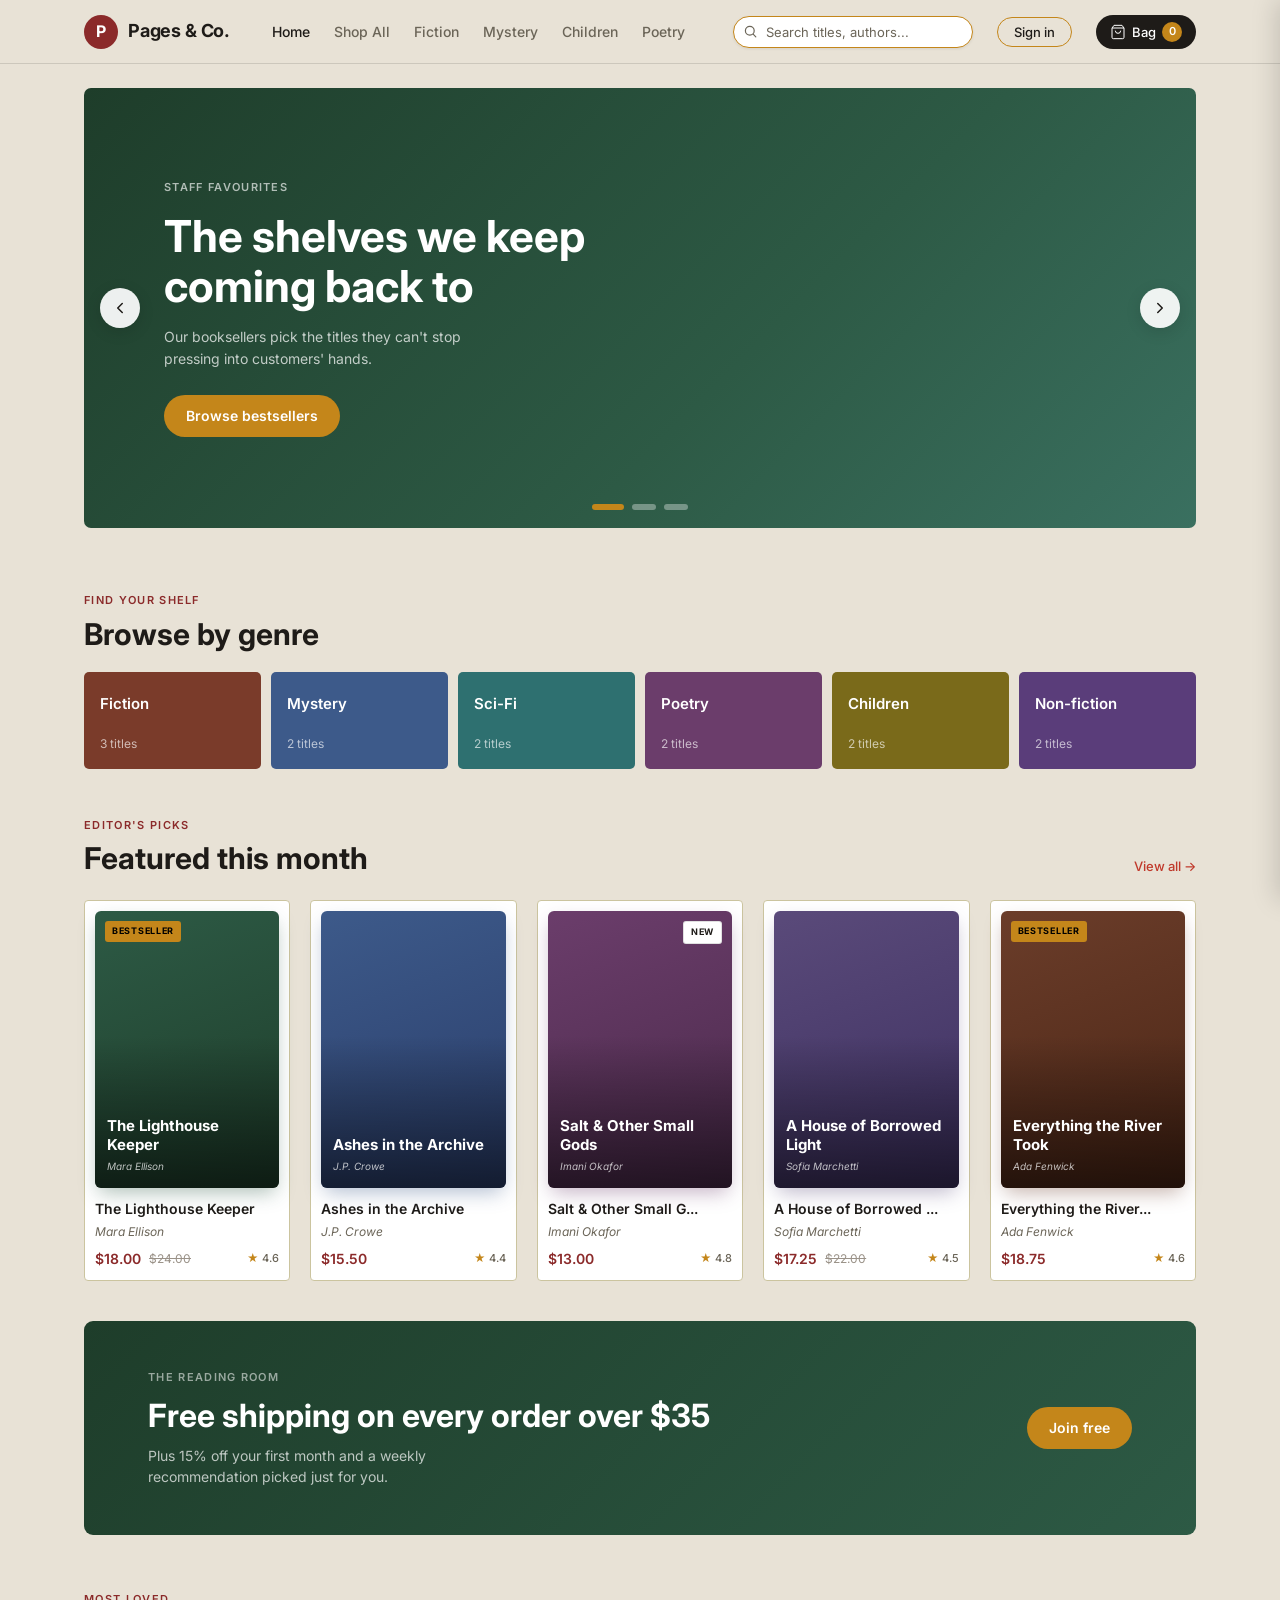
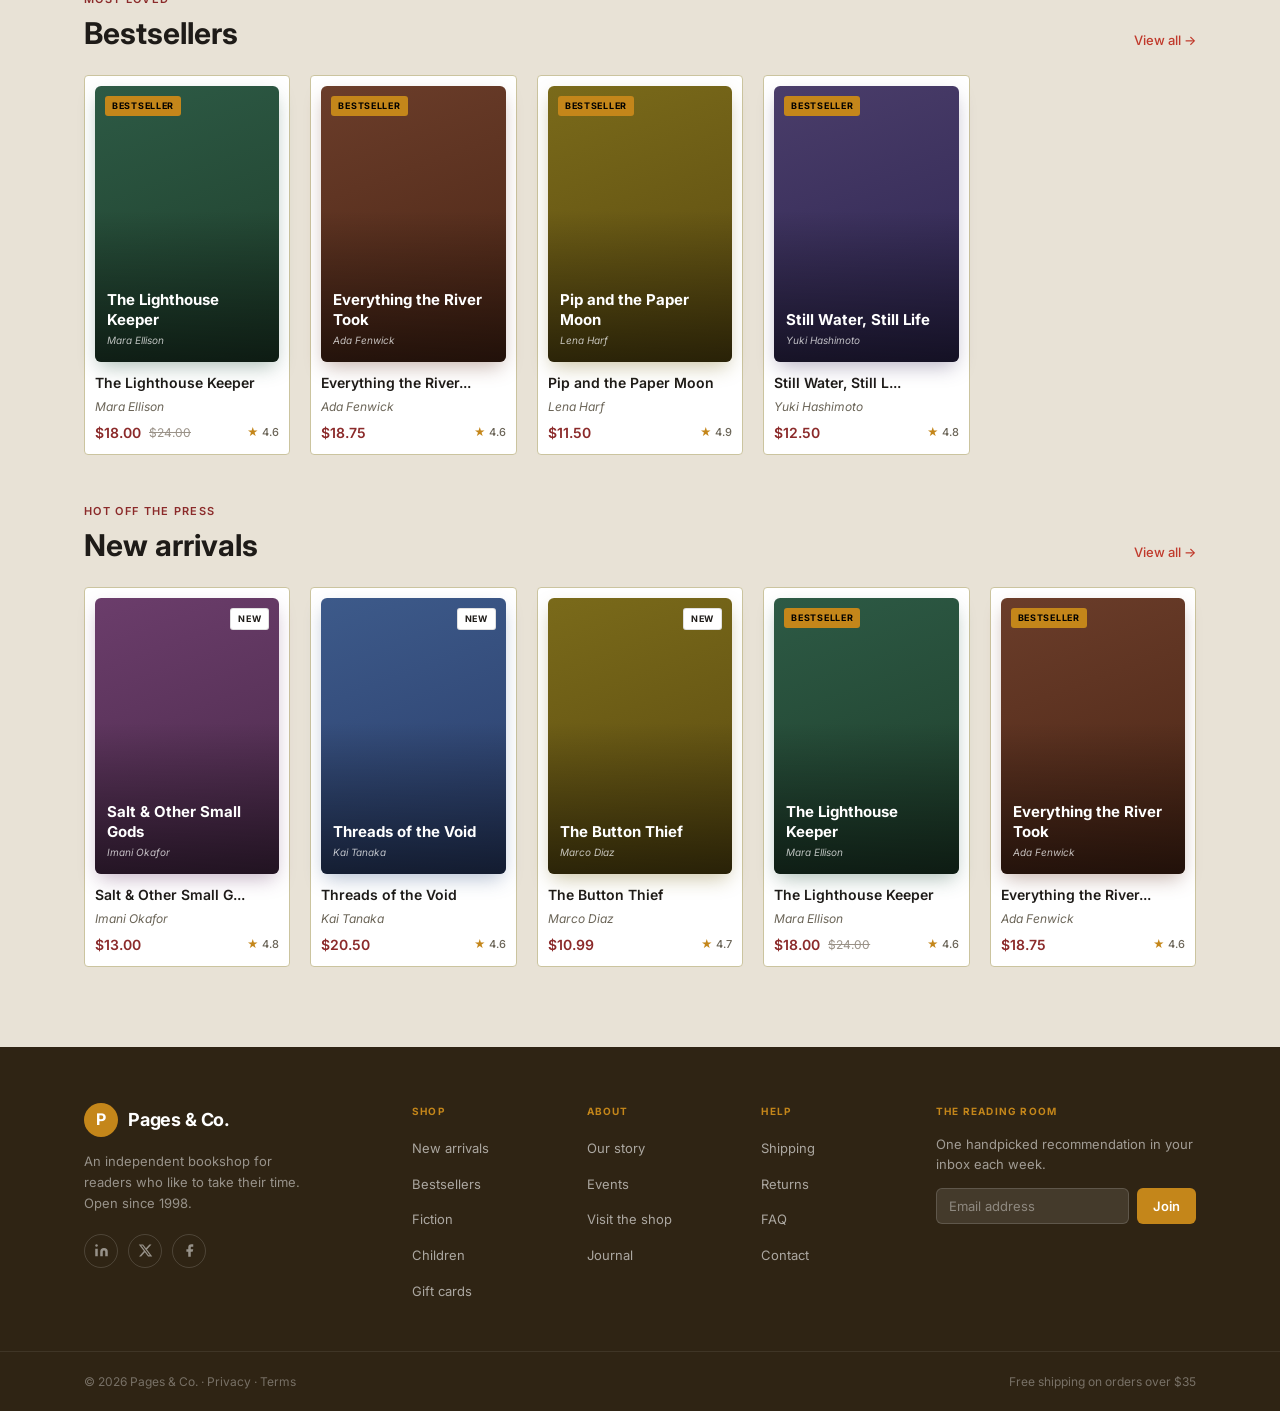
<file: index.html>
<!DOCTYPE html>
<html lang="en">

<head>
  <meta charset="UTF-8" />
  <meta name="viewport" content="width=device-width, initial-scale=1.0" />
  <title>Pages & Co. – An Independent Bookshop</title>
  <meta name="description"
    content="Pages & Co. is an independent bookshop for readers who like to take their time. Discover fiction, mystery, children's books and more." />
  <link rel="preconnect" href="https://fonts.googleapis.com" />
  <link rel="preconnect" href="https://fonts.gstatic.com" crossorigin />
  <link
    href="https://fonts.googleapis.com/css2?family=Playfair+Display:wght@400;700;800&family=Inter:wght@300;400;500;600&display=swap"
    rel="stylesheet" />
  <link rel="stylesheet" href="css/style.css" />
  <link rel="stylesheet" href="css/checkout.css" />
</head>

<body>

  <!-- ===== HEADER / NAV ===== -->
  <header class="site-header" id="site-header">
    <nav class="nav-container">
      <a href="index.html" class="logo logo--header" aria-label="Pages & Co. Home">
        <div class="logo-icon">P</div>
        <span class="logo-text">Pages & Co.</span>
      </a>

      <ul class="nav-links" id="nav-links">
        <li><a href="index.html" class="nav-link active">Home</a></li>
        <li><a href="shop.html" class="nav-link">Shop All</a></li>
        <li><a href="shop.html?genre=Fiction" class="nav-link">Fiction</a></li>
        <li><a href="shop.html?genre=Mystery" class="nav-link">Mystery</a></li>
        <li><a href="shop.html?genre=Children" class="nav-link">Children</a></li>
        <li><a href="shop.html?genre=Poetry" class="nav-link">Poetry</a></li>
      </ul>

      <div class="nav-actions">
        <div class="search-wrapper">
          <svg class="search-icon" viewBox="0 0 20 20" fill="none" aria-hidden="true">
            <circle cx="8.5" cy="8.5" r="5.5" stroke="currentColor" stroke-width="1.5" />
            <path d="M13 13l3 3" stroke="currentColor" stroke-width="1.5" stroke-linecap="round" />
          </svg>
          <input type="search" id="search-input" class="search-input" placeholder="Search titles, authors..."
            aria-label="Search books" />
        </div>
        <button class="btn-signin" id="btn-signin">Sign in</button>
        <button class="bag-btn" id="bag-btn" aria-label="Shopping bag, 0 items">
          <svg viewBox="0 0 24 24" fill="none" aria-hidden="true">
            <path d="M6 2L3 6v14a2 2 0 002 2h14a2 2 0 002-2V6l-3-4z" stroke="currentColor" stroke-width="1.5"
              stroke-linejoin="round" />
            <line x1="3" y1="6" x2="21" y2="6" stroke="currentColor" stroke-width="1.5" />
            <path d="M16 10a4 4 0 01-8 0" stroke="currentColor" stroke-width="1.5" />
          </svg>
          <span class="bag-label">Bag</span>
          <span class="bag-count" id="bag-count">0</span>
        </button>
        <button class="hamburger" id="hamburger" aria-label="Toggle menu" aria-expanded="false">
          <span></span><span></span><span></span>
        </button>
      </div>
    </nav>
  </header>

  <!-- ===== SEARCH RESULTS OVERLAY ===== -->
  <div class="search-overlay" id="search-overlay" role="dialog" aria-label="Search results" hidden>
    <div class="search-results" id="search-results"></div>
  </div>

  <main id="main-content">
    <h1 class="sr-only">Pages & Co. — An Independent Bookshop</h1>

    <!-- ===== HERO CAROUSEL ===== -->
    <section class="hero-section" aria-label="Featured collections">
      <div class="carousel" id="hero-carousel">
        <div class="carousel-track" id="carousel-track">

          <!-- Slide 1 -->
          <article class="carousel-slide slide-1" aria-label="Staff Favourites">
            <div class="slide-content">
              <p class="slide-eyebrow">Staff Favourites</p>
              <h2 class="slide-title">The shelves we keep coming back to</h2>
              <p class="slide-desc">Our booksellers pick the titles they can't stop pressing into customers' hands.</p>
              <a href="shop.html" class="btn-gold">Browse bestsellers</a>
            </div>
          </article>

          <!-- Slide 2 -->
          <article class="carousel-slide slide-2" aria-label="New Arrivals">
            <div class="slide-content">
              <p class="slide-eyebrow">Hot Off the Press</p>
              <h2 class="slide-title">Fresh reads just landed in store</h2>
              <p class="slide-desc">Brand-new titles from debut authors and established voices alike — explore what's
                new this month.</p>
              <a href="shop.html?sort=new" class="btn-gold">See new arrivals</a>
            </div>
          </article>

          <!-- Slide 3 -->
          <article class="carousel-slide slide-3" aria-label="Reading Room">
            <div class="slide-content">
              <p class="slide-eyebrow">The Reading Room</p>
              <h2 class="slide-title">Free shipping on every order over $35</h2>
              <p class="slide-desc">Join our reading room and get a personalised recommendation in your inbox each week.
              </p>
              <a href="#newsletter" class="btn-gold">Join free</a>
            </div>
          </article>

        </div>

        <button class="carousel-btn carousel-btn--prev" id="carousel-prev" aria-label="Previous slide">
          <svg viewBox="0 0 24 24" fill="none">
            <path d="M15 18l-6-6 6-6" stroke="currentColor" stroke-width="2" stroke-linecap="round"
              stroke-linejoin="round" />
          </svg>
        </button>
        <button class="carousel-btn carousel-btn--next" id="carousel-next" aria-label="Next slide">
          <svg viewBox="0 0 24 24" fill="none">
            <path d="M9 18l6-6-6-6" stroke="currentColor" stroke-width="2" stroke-linecap="round"
              stroke-linejoin="round" />
          </svg>
        </button>

        <div class="carousel-dots" id="carousel-dots" role="tablist" aria-label="Carousel navigation">
          <button class="dot dot--active" data-index="0" role="tab" aria-selected="true" aria-label="Slide 1"></button>
          <button class="dot" data-index="1" role="tab" aria-selected="false" aria-label="Slide 2"></button>
          <button class="dot" data-index="2" role="tab" aria-selected="false" aria-label="Slide 3"></button>
        </div>
      </div>
    </section>

    <!-- ===== BROWSE BY GENRE ===== -->
    <section class="genre-section" aria-labelledby="genre-heading">
      <div class="container">
        <p class="section-eyebrow">Find Your Shelf</p>
        <h2 class="section-title" id="genre-heading">Browse by genre</h2>
        <div class="genre-grid" role="list">
          <a href="shop.html?genre=Fiction" class="genre-card genre-fiction" role="listitem">
            <span class="genre-name">Fiction</span>
            <span class="genre-count">3 titles</span>
          </a>
          <a href="shop.html?genre=Mystery" class="genre-card genre-mystery" role="listitem">
            <span class="genre-name">Mystery</span>
            <span class="genre-count">2 titles</span>
          </a>
          <a href="shop.html?genre=Sci-Fi" class="genre-card genre-scifi" role="listitem">
            <span class="genre-name">Sci-Fi</span>
            <span class="genre-count">2 titles</span>
          </a>
          <a href="shop.html?genre=Poetry" class="genre-card genre-poetry" role="listitem">
            <span class="genre-name">Poetry</span>
            <span class="genre-count">2 titles</span>
          </a>
          <a href="shop.html?genre=Children" class="genre-card genre-children" role="listitem">
            <span class="genre-name">Children</span>
            <span class="genre-count">2 titles</span>
          </a>
          <a href="shop.html?genre=Non-fiction" class="genre-card genre-nonfiction" role="listitem">
            <span class="genre-name">Non-fiction</span>
            <span class="genre-count">2 titles</span>
          </a>
        </div>
      </div>
    </section>

    <!-- ===== FEATURED THIS MONTH ===== -->
    <section class="books-section" aria-labelledby="featured-heading">
      <div class="container">
        <div class="section-header">
          <div>
            <p class="section-eyebrow">Editor's Picks</p>
            <h2 class="section-title" id="featured-heading">Featured this month</h2>
          </div>
          <a href="shop.html" class="view-all-link">View all →</a>
        </div>
        <div class="books-grid books-grid--5" id="featured-grid">
          <!-- Populated by JS -->
        </div>
      </div>
    </section>

    <!-- ===== FREE SHIPPING BANNER ===== -->
    <section class="promo-banner" aria-label="Reading Room promotion">
      <div class="container promo-inner">
        <div class="promo-text">
          <p class="promo-eyebrow">The Reading Room</p>
          <h2 class="promo-title">Free shipping on every order over $35</h2>
          <p class="promo-desc">Plus 15% off your first month and a weekly recommendation picked just for you.</p>
        </div>
        <a href="#newsletter" class="btn-gold">Join free</a>
      </div>
    </section>

    <!-- ===== BESTSELLERS ===== -->
    <section class="books-section" aria-labelledby="bestsellers-heading">
      <div class="container">
        <div class="section-header">
          <div>
            <p class="section-eyebrow">Most Loved</p>
            <h2 class="section-title" id="bestsellers-heading">Bestsellers</h2>
          </div>
          <a href="shop.html?sort=bestseller" class="view-all-link">View all →</a>
        </div>
        <div class="books-grid books-grid--5" id="bestsellers-grid">
          <!-- Populated by JS -->
        </div>
      </div>
    </section>

    <!-- ===== NEW ARRIVALS ===== -->
    <section class="books-section" aria-labelledby="new-arrivals-heading">
      <div class="container">
        <div class="section-header">
          <div>
            <p class="section-eyebrow">Hot Off the Press</p>
            <h2 class="section-title" id="new-arrivals-heading">New arrivals</h2>
          </div>
          <a href="shop.html?sort=new" class="view-all-link">View all →</a>
        </div>
        <div class="books-grid books-grid--5" id="new-arrivals-grid">
          <!-- Populated by JS -->
        </div>
      </div>
    </section>

  </main>

  <!-- ===== FOOTER ===== -->
  <footer class="site-footer" id="newsletter">
    <div class="footer-top">
      <div class="container footer-grid">

        <div class="footer-brand">
          <a href="index.html" class="logo logo--light" aria-label="Pages & Co. Home">
            <div class="logo-icon">P</div>
            <span class="logo-text">Pages & Co.</span>
          </a>
          <p class="footer-tagline">An independent bookshop for readers who like to take their time. Open since 1998.
          </p>
          <div class="social-links" aria-label="Social media links">
            <a href="#" class="social-link" aria-label="LinkedIn"><svg viewBox="0 0 24 24" fill="currentColor">
                <path d="M16 8a6 6 0 016 6v7h-4v-7a2 2 0 00-2-2 2 2 0 00-2 2v7h-4v-7a6 6 0 016-6zM2 9h4v12H2z" />
                <circle cx="4" cy="4" r="2" />
              </svg></a>
            <a href="#" class="social-link" aria-label="Twitter / X"><svg viewBox="0 0 24 24" fill="currentColor">
                <path
                  d="M18.244 2.25h3.308l-7.227 8.26 8.502 11.24H16.17l-5.214-6.817L4.99 21.75H1.68l7.73-8.835L1.254 2.25H8.08l4.713 6.231zm-1.161 17.52h1.833L7.084 4.126H5.117z" />
              </svg></a>
            <a href="#" class="social-link" aria-label="Facebook"><svg viewBox="0 0 24 24" fill="currentColor">
                <path d="M18 2h-3a5 5 0 00-5 5v3H7v4h3v8h4v-8h3l1-4h-4V7a1 1 0 011-1h3z" />
              </svg></a>
          </div>
        </div>

        <div class="footer-col">
          <h3 class="footer-col-title footer-col-title--gold">Shop</h3>
          <ul class="footer-links">
            <li><a href="shop.html?sort=new">New arrivals</a></li>
            <li><a href="shop.html?sort=bestseller">Bestsellers</a></li>
            <li><a href="shop.html?genre=Fiction">Fiction</a></li>
            <li><a href="shop.html?genre=Children">Children</a></li>
            <li><a href="#">Gift cards</a></li>
          </ul>
        </div>

        <div class="footer-col">
          <h3 class="footer-col-title footer-col-title--gold">About</h3>
          <ul class="footer-links">
            <li><a href="#">Our story</a></li>
            <li><a href="#">Events</a></li>
            <li><a href="#">Visit the shop</a></li>
            <li><a href="#">Journal</a></li>
          </ul>
        </div>

        <div class="footer-col">
          <h3 class="footer-col-title footer-col-title--gold">Help</h3>
          <ul class="footer-links">
            <li><a href="#">Shipping</a></li>
            <li><a href="#">Returns</a></li>
            <li><a href="#">FAQ</a></li>
            <li><a href="#">Contact</a></li>
          </ul>
        </div>

        <div class="footer-col footer-newsletter">
          <h3 class="footer-col-title footer-col-title--gold">The Reading Room</h3>
          <p class="footer-newsletter-text">One handpicked recommendation in your inbox each week.</p>
          <form class="newsletter-form" id="newsletter-form" novalidate>
            <label for="newsletter-email" class="sr-only">Email address</label>
            <input type="email" id="newsletter-email" class="newsletter-input" placeholder="Email address" required />
            <button type="submit" class="btn-newsletter">Join</button>
          </form>
        </div>

      </div>
    </div>

    <div class="footer-bottom">
      <div class="container footer-bottom-inner">
        <p>&copy; 2026 Pages & Co. · <a href="#">Privacy</a> · <a href="#">Terms</a></p>
        <p>Free shipping on orders over $35</p>
      </div>
    </div>
  </footer>

  <!-- ===== BAG SIDEBAR ===== -->
  <aside class="bag-sidebar" id="bag-sidebar" aria-label="Shopping bag" hidden>
    <div class="bag-header">
      <h2>Your bag</h2>
      <button class="bag-close" id="bag-close" aria-label="Close bag">
        <svg viewBox="0 0 24 24" fill="none">
          <path d="M18 6L6 18M6 6l12 12" stroke="currentColor" stroke-width="2" stroke-linecap="round" />
        </svg>
      </button>
    </div>
    <div class="bag-items" id="bag-items">
      <p class="bag-empty">Your bag is empty.</p>
    </div>
    <div class="bag-footer" id="bag-footer" hidden>
      <div class="bag-total">
        <span>Total</span>
        <span id="bag-total-price">$0.00</span>
      </div>
      <button class="btn-checkout" onclick="window.location.href='checkout.html'">Checkout</button>
    </div>
  </aside>
  <div class="overlay" id="overlay" hidden></div>

  <!-- ===== LOGIN MODAL ===== -->
  <div class="modal-backdrop" id="login-modal-backdrop" hidden role="dialog" aria-modal="true"
    aria-labelledby="modal-heading">
    <div class="login-modal" id="login-modal">
      <div class="modal-header">
        <div class="modal-logo-icon">P</div>
        <button class="modal-close" id="modal-close" aria-label="Close sign in modal">
          <svg viewBox="0 0 24 24" fill="none">
            <path d="M18 6L6 18M6 6l12 12" stroke="currentColor" stroke-width="2" stroke-linecap="round" />
          </svg>
        </button>
      </div>
      <h2 class="modal-title" id="modal-heading">Welcome back</h2>
      <p class="modal-subtitle">Sign in to access your bag, orders and wishlist.</p>
      <form class="login-form" id="login-form" novalidate>
        <div class="form-group">
          <label class="form-label" for="login-email">Email</label>
          <input type="email" id="login-email" class="form-input" placeholder="you@example.com" autocomplete="email"
            required />
          <span class="form-error" id="email-error" hidden>Please enter a valid email address.</span>
        </div>
        <div class="form-group">
          <label class="form-label" for="login-password">Password</label>
          <div class="password-wrapper">
            <input type="password" id="login-password" class="form-input" placeholder="••••••••"
              autocomplete="current-password" required />
            <button type="button" class="toggle-password" id="toggle-password" aria-label="Show password">
              <svg viewBox="0 0 24 24" fill="none" class="eye-icon eye-show">
                <path d="M1 12s4-8 11-8 11 8 11 8-4 8-11 8-11-8-11-8z" stroke="currentColor" stroke-width="1.5" />
                <circle cx="12" cy="12" r="3" stroke="currentColor" stroke-width="1.5" />
              </svg>
              <svg viewBox="0 0 24 24" fill="none" class="eye-icon eye-hide" style="display:none;">
                <path d="M17.94 17.94A10.07 10.07 0 0112 20c-7 0-11-8-11-8a18.45 18.45 0 015.06-5.94"
                  stroke="currentColor" stroke-width="1.5" />
                <path d="M9.9 4.24A9.12 9.12 0 0112 4c7 0 11 8 11 8a18.5 18.5 0 01-2.16 3.19" stroke="currentColor"
                  stroke-width="1.5" />
                <line x1="1" y1="1" x2="23" y2="23" stroke="currentColor" stroke-width="1.5" />
              </svg>
            </button>
          </div>
          <span class="form-error" id="password-error" hidden>Please enter your password.</span>
        </div>
        <div class="form-forgot"><a href="#" class="forgot-link">Forgot password?</a></div>
        <button type="submit" class="btn-sign-in" id="btn-sign-in">
          <span class="btn-text">Sign in</span>
          <span class="btn-spinner" hidden><svg viewBox="0 0 24 24" fill="none" class="spinner-icon">
              <circle cx="12" cy="12" r="10" stroke="currentColor" stroke-width="2.5" stroke-dasharray="31.4"
                stroke-dashoffset="10" />
            </svg></span>
        </button>
      </form>
      <p class="modal-footer-text">New here? <a href="#" class="modal-link" id="modal-create-account">Create an
          account</a></p>
    </div>
  </div>

  <script src="js/data.js"></script>
  <script src="js/main.js?v=2"></script>
  <script src="js/modal.js"></script>
</body>

</html>
</file>
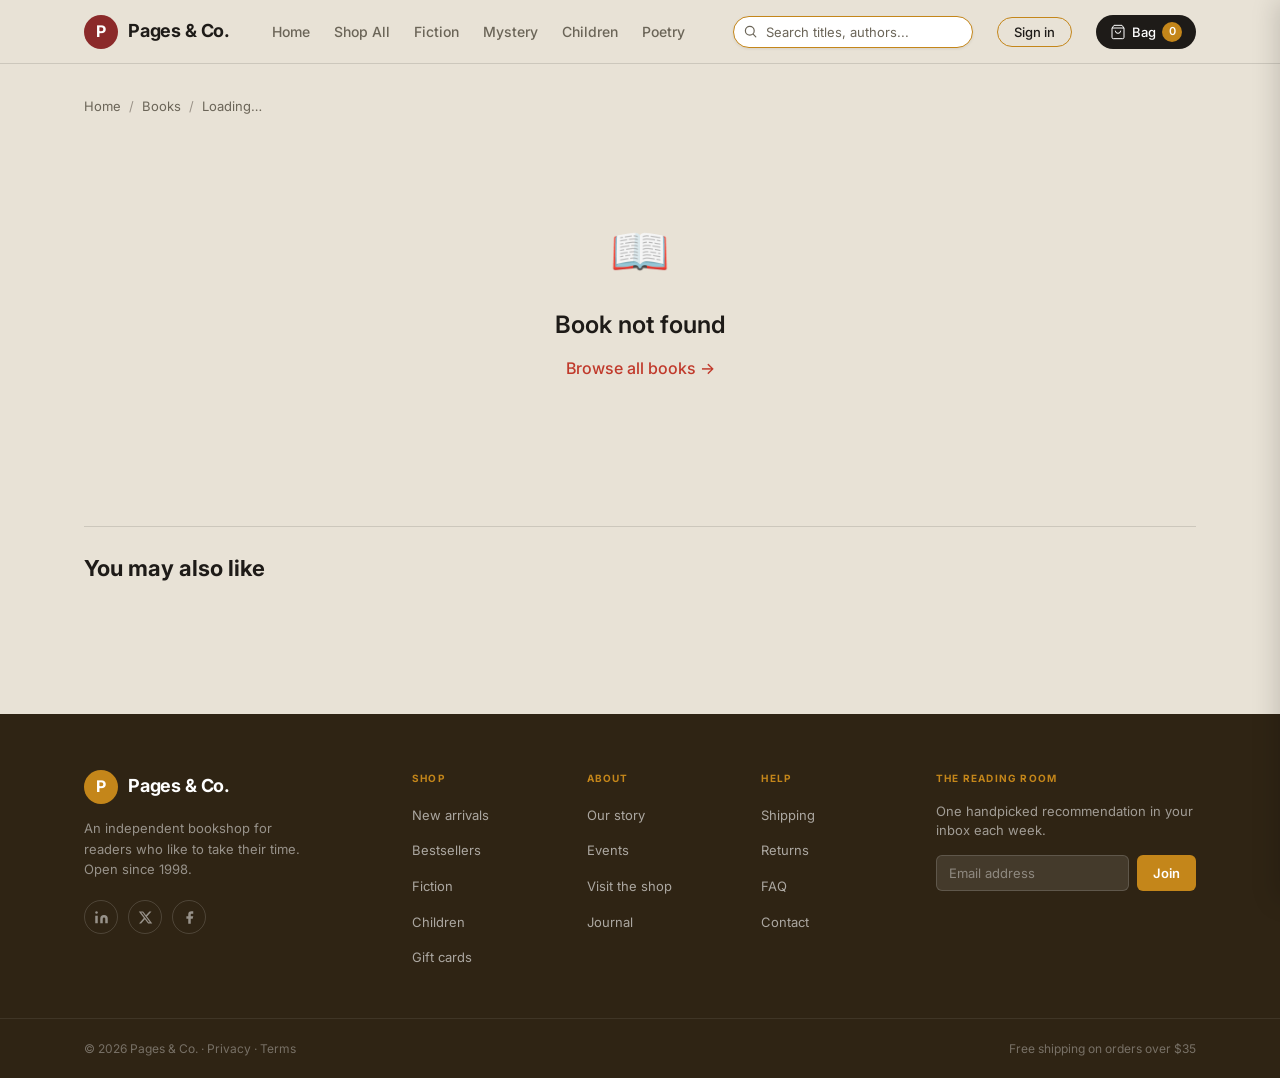
<file: book.html>
<!DOCTYPE html>
<html lang="en">

<head>
  <meta charset="UTF-8" />
  <meta name="viewport" content="width=device-width, initial-scale=1.0" />
  <title id="page-title">Book – Pages & Co.</title>
  <meta name="description" id="page-meta-desc" content="Read more about this book at Pages & Co." />
  <link rel="preconnect" href="https://fonts.googleapis.com" />
  <link rel="preconnect" href="https://fonts.gstatic.com" crossorigin />
  <link
    href="https://fonts.googleapis.com/css2?family=Playfair+Display:wght@400;700;800&family=Inter:wght@300;400;500;600&display=swap"
    rel="stylesheet" />
  <link rel="stylesheet" href="css/style.css" />
  <link rel="stylesheet" href="css/checkout.css" />
</head>

<body>

  <!-- ===== HEADER ===== -->
  <header class="site-header" id="site-header">
    <nav class="nav-container">
      <a href="index.html" class="logo logo--header" aria-label="Pages & Co. Home">
        <div class="logo-icon">P</div>
        <span class="logo-text">Pages & Co.</span>
      </a>
      <ul class="nav-links" id="nav-links">
        <li><a href="index.html" class="nav-link">Home</a></li>
        <li><a href="shop.html" class="nav-link">Shop All</a></li>
        <li><a href="shop.html?genre=Fiction" class="nav-link">Fiction</a></li>
        <li><a href="shop.html?genre=Mystery" class="nav-link">Mystery</a></li>
        <li><a href="shop.html?genre=Children" class="nav-link">Children</a></li>
        <li><a href="shop.html?genre=Poetry" class="nav-link">Poetry</a></li>
      </ul>
      <div class="nav-actions">
        <div class="search-wrapper">
          <svg class="search-icon" viewBox="0 0 20 20" fill="none" aria-hidden="true">
            <circle cx="8.5" cy="8.5" r="5.5" stroke="currentColor" stroke-width="1.5" />
            <path d="M13 13l3 3" stroke="currentColor" stroke-width="1.5" stroke-linecap="round" />
          </svg>
          <input type="search" id="search-input" class="search-input" placeholder="Search titles, authors..."
            aria-label="Search books" />
        </div>
        <button class="btn-signin" id="btn-signin">Sign in</button>
        <button class="bag-btn" id="bag-btn" aria-label="Shopping bag">
          <svg viewBox="0 0 24 24" fill="none" aria-hidden="true">
            <path d="M6 2L3 6v14a2 2 0 002 2h14a2 2 0 002-2V6l-3-4z" stroke="currentColor" stroke-width="1.5"
              stroke-linejoin="round" />
            <line x1="3" y1="6" x2="21" y2="6" stroke="currentColor" stroke-width="1.5" />
            <path d="M16 10a4 4 0 01-8 0" stroke="currentColor" stroke-width="1.5" />
          </svg>
          <span class="bag-label">Bag</span>
          <span class="bag-count" id="bag-count">0</span>
        </button>
        <button class="hamburger" id="hamburger" aria-label="Toggle menu" aria-expanded="false">
          <span></span><span></span><span></span>
        </button>
      </div>
    </nav>
  </header>

  <div class="search-overlay" id="search-overlay" role="dialog" aria-label="Search results" hidden>
    <div class="search-results" id="search-results"></div>
  </div>

  <main id="main-content" class="book-detail-page">
    <div class="container">

      <!-- Breadcrumb -->
      <nav class="breadcrumb" aria-label="Breadcrumb" id="book-breadcrumb">
        <a href="index.html">Home</a>
        <span class="breadcrumb-sep">/</span>
        <a href="shop.html">Books</a>
        <span class="breadcrumb-sep">/</span>
        <span aria-current="page" id="breadcrumb-title">Loading…</span>
      </nav>

      <!-- Book Detail -->
      <div class="book-detail-layout" id="book-detail-layout">
        <!-- Populated by JS -->
      </div>

      <!-- You May Also Like -->
      <section class="also-like-section" aria-labelledby="also-like-heading">
        <h2 class="also-like-title" id="also-like-heading">You may also like</h2>
        <div class="books-grid books-grid--4 also-like-grid" id="also-like-grid">
          <!-- Populated by JS -->
        </div>
      </section>

    </div>
  </main>

  <!-- ===== FOOTER ===== -->
  <footer class="site-footer" id="newsletter">
    <div class="footer-top">
      <div class="container footer-grid">
        <div class="footer-brand">
          <a href="index.html" class="logo logo--light">
            <div class="logo-icon">P</div>
            <span class="logo-text">Pages & Co.</span>
          </a>
          <p class="footer-tagline">An independent bookshop for readers who like to take their time. Open since 1998.
          </p>
          <div class="social-links">
            <a href="#" class="social-link" aria-label="LinkedIn"><svg viewBox="0 0 24 24" fill="currentColor">
                <path d="M16 8a6 6 0 016 6v7h-4v-7a2 2 0 00-2-2 2 2 0 00-2 2v7h-4v-7a6 6 0 016-6zM2 9h4v12H2z" />
                <circle cx="4" cy="4" r="2" />
              </svg></a>
            <a href="#" class="social-link" aria-label="Twitter"><svg viewBox="0 0 24 24" fill="currentColor">
                <path
                  d="M18.244 2.25h3.308l-7.227 8.26 8.502 11.24H16.17l-5.214-6.817L4.99 21.75H1.68l7.73-8.835L1.254 2.25H8.08l4.713 6.231zm-1.161 17.52h1.833L7.084 4.126H5.117z" />
              </svg></a>
            <a href="#" class="social-link" aria-label="Facebook"><svg viewBox="0 0 24 24" fill="currentColor">
                <path d="M18 2h-3a5 5 0 00-5 5v3H7v4h3v8h4v-8h3l1-4h-4V7a1 1 0 011-1h3z" />
              </svg></a>
          </div>
        </div>
        <div class="footer-col">
          <h3 class="footer-col-title footer-col-title--gold">Shop</h3>
          <ul class="footer-links">
            <li><a href="shop.html?sort=new">New arrivals</a></li>
            <li><a href="shop.html?sort=bestseller">Bestsellers</a></li>
            <li><a href="shop.html?genre=Fiction">Fiction</a></li>
            <li><a href="shop.html?genre=Children">Children</a></li>
            <li><a href="#">Gift cards</a></li>
          </ul>
        </div>
        <div class="footer-col">
          <h3 class="footer-col-title footer-col-title--gold">About</h3>
          <ul class="footer-links">
            <li><a href="#">Our story</a></li>
            <li><a href="#">Events</a></li>
            <li><a href="#">Visit the shop</a></li>
            <li><a href="#">Journal</a></li>
          </ul>
        </div>
        <div class="footer-col">
          <h3 class="footer-col-title footer-col-title--gold">Help</h3>
          <ul class="footer-links">
            <li><a href="#">Shipping</a></li>
            <li><a href="#">Returns</a></li>
            <li><a href="#">FAQ</a></li>
            <li><a href="#">Contact</a></li>
          </ul>
        </div>
        <div class="footer-col footer-newsletter">
          <h3 class="footer-col-title footer-col-title--gold">The Reading Room</h3>
          <p class="footer-newsletter-text">One handpicked recommendation in your inbox each week.</p>
          <form class="newsletter-form" id="newsletter-form" novalidate>
            <label for="newsletter-email" class="sr-only">Email address</label>
            <input type="email" id="newsletter-email" class="newsletter-input" placeholder="Email address" required />
            <button type="submit" class="btn-newsletter">Join</button>
          </form>
        </div>
      </div>
    </div>
    <div class="footer-bottom">
      <div class="container footer-bottom-inner">
        <p>&copy; 2026 Pages & Co. · <a href="#">Privacy</a> · <a href="#">Terms</a></p>
        <p>Free shipping on orders over $35</p>
      </div>
    </div>
  </footer>

  <!-- BAG SIDEBAR -->
  <aside class="bag-sidebar" id="bag-sidebar" aria-label="Shopping bag" hidden>
    <div class="bag-header">
      <h2>Your bag</h2>
      <button class="bag-close" id="bag-close" aria-label="Close bag">
        <svg viewBox="0 0 24 24" fill="none">
          <path d="M18 6L6 18M6 6l12 12" stroke="currentColor" stroke-width="2" stroke-linecap="round" />
        </svg>
      </button>
    </div>
    <div class="bag-items" id="bag-items">
      <p class="bag-empty">Your bag is empty.</p>
    </div>
    <div class="bag-footer" id="bag-footer" hidden>
      <div class="bag-total">
        <span>Total</span>
        <span id="bag-total-price">$0.00</span>
      </div>
      <button class="btn-checkout" onclick="window.location.href='checkout.html'">Checkout</button>
    </div>
  </aside>
  <div class="overlay" id="overlay" hidden></div>

  <!-- ===== LOGIN MODAL ===== -->
  <div class="modal-backdrop" id="login-modal-backdrop" hidden role="dialog" aria-modal="true"
    aria-labelledby="modal-heading">
    <div class="login-modal" id="login-modal">
      <div class="modal-header">
        <div class="modal-logo-icon">P</div>
        <button class="modal-close" id="modal-close" aria-label="Close sign in modal">
          <svg viewBox="0 0 24 24" fill="none">
            <path d="M18 6L6 18M6 6l12 12" stroke="currentColor" stroke-width="2" stroke-linecap="round" />
          </svg>
        </button>
      </div>
      <h2 class="modal-title" id="modal-heading">Welcome back</h2>
      <p class="modal-subtitle">Sign in to access your bag, orders and wishlist.</p>
      <form class="login-form" id="login-form" novalidate>
        <div class="form-group">
          <label class="form-label" for="login-email">Email</label>
          <input type="email" id="login-email" class="form-input" placeholder="you@example.com" autocomplete="email"
            required />
          <span class="form-error" id="email-error" hidden>Please enter a valid email address.</span>
        </div>
        <div class="form-group">
          <label class="form-label" for="login-password">Password</label>
          <div class="password-wrapper">
            <input type="password" id="login-password" class="form-input" placeholder="••••••••"
              autocomplete="current-password" required />
            <button type="button" class="toggle-password" id="toggle-password" aria-label="Show password">
              <svg viewBox="0 0 24 24" fill="none" class="eye-icon eye-show">
                <path d="M1 12s4-8 11-8 11 8 11 8-4 8-11 8-11-8-11-8z" stroke="currentColor" stroke-width="1.5" />
                <circle cx="12" cy="12" r="3" stroke="currentColor" stroke-width="1.5" />
              </svg>
              <svg viewBox="0 0 24 24" fill="none" class="eye-icon eye-hide" style="display:none;">
                <path d="M17.94 17.94A10.07 10.07 0 0112 20c-7 0-11-8-11-8a18.45 18.45 0 015.06-5.94"
                  stroke="currentColor" stroke-width="1.5" />
                <path d="M9.9 4.24A9.12 9.12 0 0112 4c7 0 11 8 11 8a18.5 18.5 0 01-2.16 3.19" stroke="currentColor"
                  stroke-width="1.5" />
                <line x1="1" y1="1" x2="23" y2="23" stroke="currentColor" stroke-width="1.5" />
              </svg>
            </button>
          </div>
          <span class="form-error" id="password-error" hidden>Please enter your password.</span>
        </div>
        <div class="form-forgot"><a href="#" class="forgot-link">Forgot password?</a></div>
        <button type="submit" class="btn-sign-in" id="btn-sign-in">
          <span class="btn-text">Sign in</span>
          <span class="btn-spinner" hidden><svg viewBox="0 0 24 24" fill="none" class="spinner-icon">
              <circle cx="12" cy="12" r="10" stroke="currentColor" stroke-width="2.5" stroke-dasharray="31.4"
                stroke-dashoffset="10" />
            </svg></span>
        </button>
      </form>
      <p class="modal-footer-text">New here? <a href="#" class="modal-link" id="modal-create-account">Create an
          account</a></p>
    </div>
  </div>

  <script src="js/data.js"></script>
  <script src="js/book-detail.js"></script>
  <script src="js/modal.js"></script>
</body>

</html>
</file>
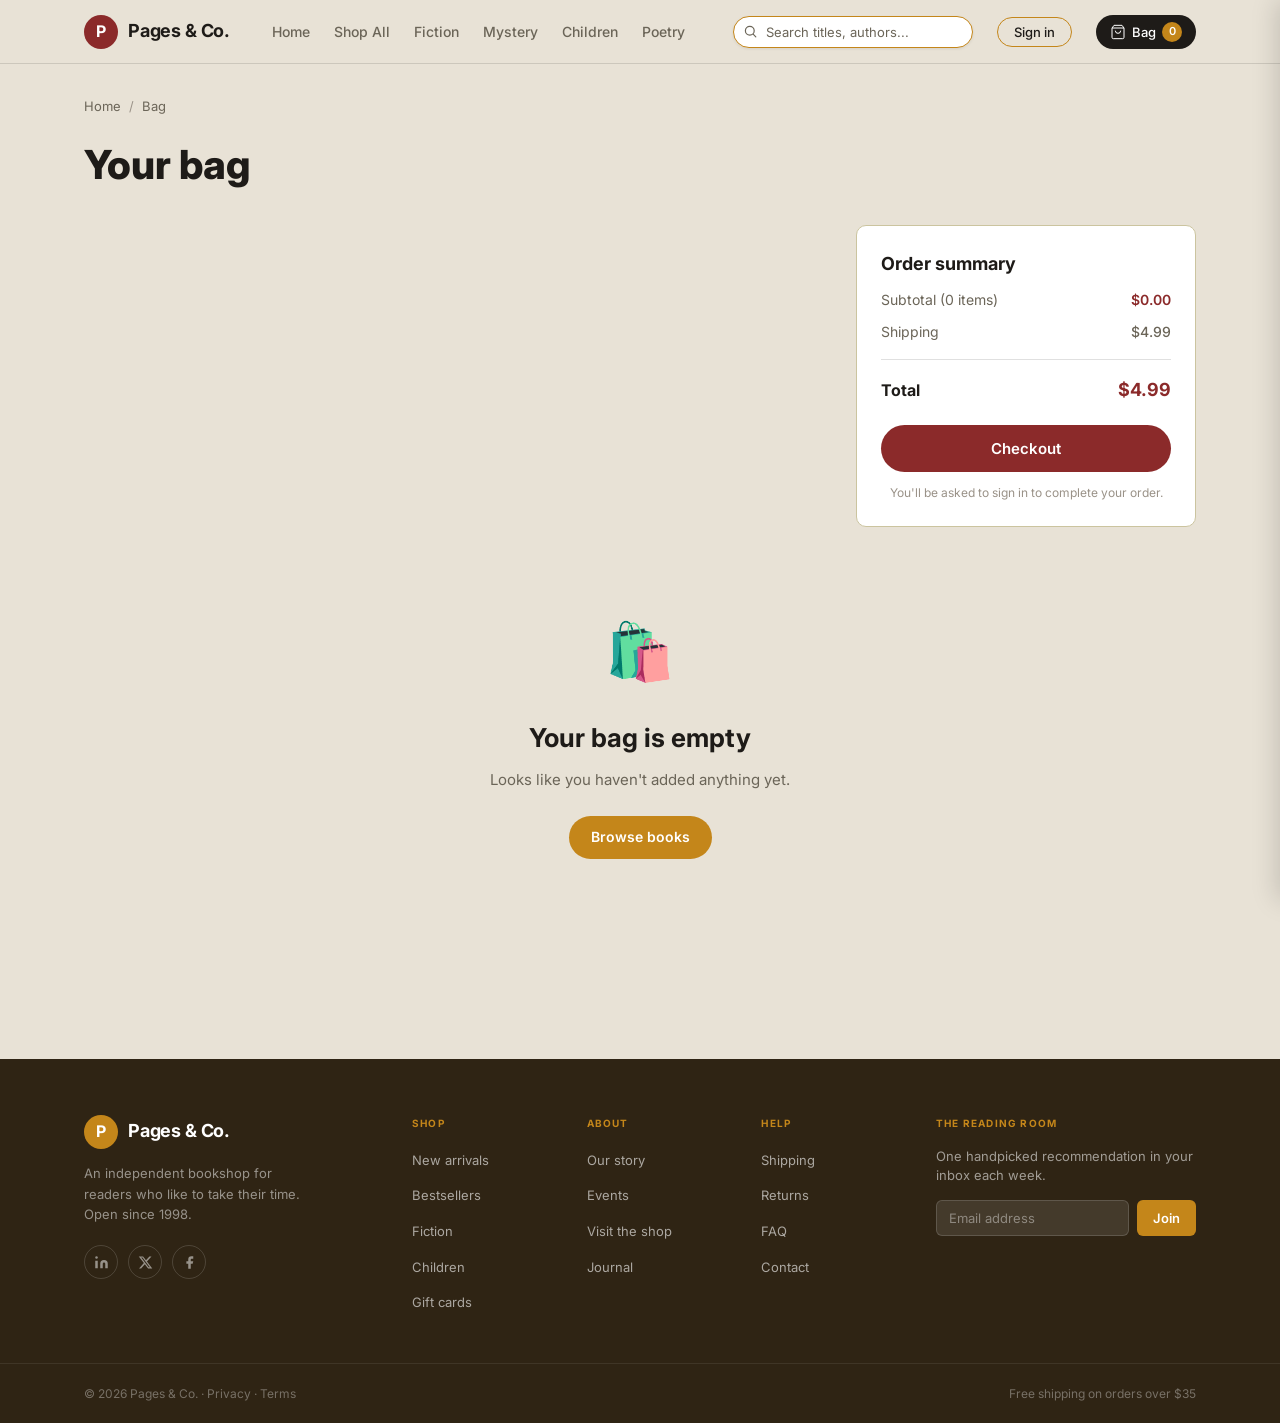
<file: checkout.html>
<!DOCTYPE html>
<html lang="en">

<head>
  <meta charset="UTF-8" />
  <meta name="viewport" content="width=device-width, initial-scale=1.0" />
  <title>Your Bag – Pages & Co.</title>
  <meta name="description" content="Review your shopping bag and checkout at Pages & Co." />
  <link rel="preconnect" href="https://fonts.googleapis.com" />
  <link rel="preconnect" href="https://fonts.gstatic.com" crossorigin />
  <link
    href="https://fonts.googleapis.com/css2?family=Playfair+Display:wght@400;700;800&family=Inter:wght@300;400;500;600&display=swap"
    rel="stylesheet" />
  <link rel="stylesheet" href="css/style.css" />
  <link rel="stylesheet" href="css/checkout.css" />
</head>

<body>

  <!-- ===== HEADER ===== -->
  <header class="site-header" id="site-header">
    <nav class="nav-container">
      <a href="index.html" class="logo logo--header" aria-label="Pages & Co. Home">
        <div class="logo-icon">P</div>
        <span class="logo-text">Pages & Co.</span>
      </a>
      <ul class="nav-links" id="nav-links">
        <li><a href="index.html" class="nav-link">Home</a></li>
        <li><a href="shop.html" class="nav-link">Shop All</a></li>
        <li><a href="shop.html?genre=Fiction" class="nav-link">Fiction</a></li>
        <li><a href="shop.html?genre=Mystery" class="nav-link">Mystery</a></li>
        <li><a href="shop.html?genre=Children" class="nav-link">Children</a></li>
        <li><a href="shop.html?genre=Poetry" class="nav-link">Poetry</a></li>
      </ul>
      <div class="nav-actions">
        <div class="search-wrapper">
          <svg class="search-icon" viewBox="0 0 20 20" fill="none" aria-hidden="true">
            <circle cx="8.5" cy="8.5" r="5.5" stroke="currentColor" stroke-width="1.5" />
            <path d="M13 13l3 3" stroke="currentColor" stroke-width="1.5" stroke-linecap="round" />
          </svg>
          <input type="search" id="search-input" class="search-input" placeholder="Search titles, authors..."
            aria-label="Search books" />
        </div>
        <button class="btn-signin" id="btn-signin">Sign in</button>
        <button class="bag-btn" id="bag-btn" aria-label="Shopping bag">
          <svg viewBox="0 0 24 24" fill="none" aria-hidden="true">
            <path d="M6 2L3 6v14a2 2 0 002 2h14a2 2 0 002-2V6l-3-4z" stroke="currentColor" stroke-width="1.5"
              stroke-linejoin="round" />
            <line x1="3" y1="6" x2="21" y2="6" stroke="currentColor" stroke-width="1.5" />
            <path d="M16 10a4 4 0 01-8 0" stroke="currentColor" stroke-width="1.5" />
          </svg>
          <span class="bag-label">Bag</span>
          <span class="bag-count" id="bag-count">0</span>
        </button>
        <button class="hamburger" id="hamburger" aria-label="Toggle menu" aria-expanded="false">
          <span></span><span></span><span></span>
        </button>
      </div>
    </nav>
  </header>

  <div class="search-overlay" id="search-overlay" role="dialog" aria-label="Search results" hidden>
    <div class="search-results" id="search-results"></div>
  </div>

  <main id="main-content" class="checkout-page">
    <div class="container">

      <!-- Breadcrumb -->
      <nav class="breadcrumb" aria-label="Breadcrumb">
        <a href="index.html">Home</a>
        <span class="breadcrumb-sep">/</span>
        <span aria-current="page">Bag</span>
      </nav>

      <h1 class="checkout-title">Your bag</h1>

      <!-- Main Layout -->
      <div class="checkout-layout" id="checkout-layout">

        <!-- LEFT: Cart Items -->
        <section class="cart-section" aria-label="Cart items">
          <div class="cart-items" id="cart-items">
            <!-- Populated by JS -->
          </div>
        </section>

        <!-- RIGHT: Order Summary -->
        <aside class="order-summary" aria-label="Order summary">
          <h2 class="summary-title">Order summary</h2>

          <div class="summary-rows" id="summary-rows">
            <div class="summary-row">
              <span class="summary-label" id="summary-label">Subtotal (0 items)</span>
              <span class="summary-value summary-value--accent" id="summary-subtotal">$0.00</span>
            </div>
            <div class="summary-row">
              <span class="summary-label">Shipping</span>
              <span class="summary-value" id="summary-shipping">Free</span>
            </div>
          </div>

          <div class="summary-divider"></div>

          <div class="summary-total-row">
            <span class="summary-total-label">Total</span>
            <span class="summary-total-value" id="summary-total">$0.00</span>
          </div>

          <button class="btn-checkout-page" id="checkout-btn">Checkout</button>

          <p class="summary-note">You'll be asked to sign in to complete your order.</p>
        </aside>

      </div>

      <!-- Empty State -->
      <div class="cart-empty" id="cart-empty" hidden>
        <div class="cart-empty-inner">
          <span class="cart-empty-icon">🛍️</span>
          <h2 class="cart-empty-title">Your bag is empty</h2>
          <p class="cart-empty-desc">Looks like you haven't added anything yet.</p>
          <a href="shop.html" class="btn-gold">Browse books</a>
        </div>
      </div>

    </div>
  </main>

  <!-- ===== FOOTER ===== -->
  <footer class="site-footer">
    <div class="footer-top">
      <div class="container footer-grid">
        <div class="footer-brand">
          <a href="index.html" class="logo logo--light">
            <div class="logo-icon">P</div>
            <span class="logo-text">Pages & Co.</span>
          </a>
          <p class="footer-tagline">An independent bookshop for readers who like to take their time. Open since 1998.
          </p>
          <div class="social-links">
            <a href="#" class="social-link" aria-label="LinkedIn"><svg viewBox="0 0 24 24" fill="currentColor">
                <path d="M16 8a6 6 0 016 6v7h-4v-7a2 2 0 00-2-2 2 2 0 00-2 2v7h-4v-7a6 6 0 016-6zM2 9h4v12H2z" />
                <circle cx="4" cy="4" r="2" />
              </svg></a>
            <a href="#" class="social-link" aria-label="Twitter"><svg viewBox="0 0 24 24" fill="currentColor">
                <path
                  d="M18.244 2.25h3.308l-7.227 8.26 8.502 11.24H16.17l-5.214-6.817L4.99 21.75H1.68l7.73-8.835L1.254 2.25H8.08l4.713 6.231zm-1.161 17.52h1.833L7.084 4.126H5.117z" />
              </svg></a>
            <a href="#" class="social-link" aria-label="Facebook"><svg viewBox="0 0 24 24" fill="currentColor">
                <path d="M18 2h-3a5 5 0 00-5 5v3H7v4h3v8h4v-8h3l1-4h-4V7a1 1 0 011-1h3z" />
              </svg></a>
          </div>
        </div>
        <div class="footer-col">
          <h3 class="footer-col-title footer-col-title--gold">Shop</h3>
          <ul class="footer-links">
            <li><a href="shop.html?sort=new">New arrivals</a></li>
            <li><a href="shop.html?sort=bestseller">Bestsellers</a></li>
            <li><a href="shop.html?genre=Fiction">Fiction</a></li>
            <li><a href="shop.html?genre=Children">Children</a></li>
            <li><a href="#">Gift cards</a></li>
          </ul>
        </div>
        <div class="footer-col">
          <h3 class="footer-col-title footer-col-title--gold">About</h3>
          <ul class="footer-links">
            <li><a href="#">Our story</a></li>
            <li><a href="#">Events</a></li>
            <li><a href="#">Visit the shop</a></li>
            <li><a href="#">Journal</a></li>
          </ul>
        </div>
        <div class="footer-col">
          <h3 class="footer-col-title footer-col-title--gold">Help</h3>
          <ul class="footer-links">
            <li><a href="#">Shipping</a></li>
            <li><a href="#">Returns</a></li>
            <li><a href="#">FAQ</a></li>
            <li><a href="#">Contact</a></li>
          </ul>
        </div>
        <div class="footer-col footer-newsletter">
          <h3 class="footer-col-title footer-col-title--gold">The Reading Room</h3>
          <p class="footer-newsletter-text">One handpicked recommendation in your inbox each week.</p>
          <form class="newsletter-form" id="newsletter-form" novalidate>
            <label for="newsletter-email" class="sr-only">Email address</label>
            <input type="email" id="newsletter-email" class="newsletter-input" placeholder="Email address" required />
            <button type="submit" class="btn-newsletter">Join</button>
          </form>
        </div>
      </div>
    </div>
    <div class="footer-bottom">
      <div class="container footer-bottom-inner">
        <p>&copy; 2026 Pages &amp; Co. · <a href="#">Privacy</a> · <a href="#">Terms</a></p>
        <p>Free shipping on orders over $35</p>
      </div>
    </div>
  </footer>

  <!-- BAG SIDEBAR (kept for consistency, but hidden on checkout page) -->
  <aside class="bag-sidebar" id="bag-sidebar" aria-label="Shopping bag" hidden>
    <div class="bag-header">
      <h2>Your bag</h2>
      <button class="bag-close" id="bag-close" aria-label="Close bag">
        <svg viewBox="0 0 24 24" fill="none">
          <path d="M18 6L6 18M6 6l12 12" stroke="currentColor" stroke-width="2" stroke-linecap="round" />
        </svg>
      </button>
    </div>
    <div class="bag-items" id="bag-items">
      <p class="bag-empty">Your bag is empty.</p>
    </div>
    <div class="bag-footer" id="bag-footer" hidden>
      <div class="bag-total"><span>Total</span><span id="bag-total-price">$0.00</span></div>
      <button class="btn-checkout" onclick="window.location.href='checkout.html'">Go to checkout</button>
    </div>
  </aside>
  <div class="overlay" id="overlay" hidden></div>

  <!-- ===== LOGIN MODAL ===== -->
  <div class="modal-backdrop" id="login-modal-backdrop" hidden role="dialog" aria-modal="true"
    aria-labelledby="modal-heading">
    <div class="login-modal" id="login-modal">
      <div class="modal-header">
        <div class="modal-logo-icon">P</div>
        <button class="modal-close" id="modal-close" aria-label="Close sign in modal">
          <svg viewBox="0 0 24 24" fill="none">
            <path d="M18 6L6 18M6 6l12 12" stroke="currentColor" stroke-width="2" stroke-linecap="round" />
          </svg>
        </button>
      </div>

      <h2 class="modal-title" id="modal-heading">Welcome back</h2>
      <p class="modal-subtitle">Sign in to access your bag, orders and wishlist.</p>

      <form class="login-form" id="login-form" novalidate>
        <div class="form-group">
          <label class="form-label" for="login-email">Email</label>
          <input type="email" id="login-email" class="form-input" placeholder="you@example.com" autocomplete="email"
            required />
          <span class="form-error" id="email-error" hidden>Please enter a valid email address.</span>
        </div>

        <div class="form-group">
          <label class="form-label" for="login-password">Password</label>
          <div class="password-wrapper">
            <input type="password" id="login-password" class="form-input" placeholder="••••••••"
              autocomplete="current-password" required />
            <button type="button" class="toggle-password" id="toggle-password" aria-label="Show password">
              <svg viewBox="0 0 24 24" fill="none" class="eye-icon eye-show">
                <path d="M1 12s4-8 11-8 11 8 11 8-4 8-11 8-11-8-11-8z" stroke="currentColor" stroke-width="1.5" />
                <circle cx="12" cy="12" r="3" stroke="currentColor" stroke-width="1.5" />
              </svg>
              <svg viewBox="0 0 24 24" fill="none" class="eye-icon eye-hide" style="display:none;">
                <path d="M17.94 17.94A10.07 10.07 0 0112 20c-7 0-11-8-11-8a18.45 18.45 0 015.06-5.94"
                  stroke="currentColor" stroke-width="1.5" />
                <path d="M9.9 4.24A9.12 9.12 0 0112 4c7 0 11 8 11 8a18.5 18.5 0 01-2.16 3.19" stroke="currentColor"
                  stroke-width="1.5" />
                <line x1="1" y1="1" x2="23" y2="23" stroke="currentColor" stroke-width="1.5" />
              </svg>
            </button>
          </div>
          <span class="form-error" id="password-error" hidden>Please enter your password.</span>
        </div>

        <div class="form-forgot">
          <a href="#" class="forgot-link">Forgot password?</a>
        </div>

        <button type="submit" class="btn-sign-in" id="btn-sign-in">
          <span class="btn-text">Sign in</span>
          <span class="btn-spinner" hidden>
            <svg viewBox="0 0 24 24" fill="none" class="spinner-icon">
              <circle cx="12" cy="12" r="10" stroke="currentColor" stroke-width="2.5" stroke-dasharray="31.4"
                stroke-dashoffset="10" />
            </svg>
          </span>
        </button>
      </form>

      <p class="modal-footer-text">
        New here? <a href="#" class="modal-link" id="modal-create-account">Create an account</a>
      </p>
    </div>
  </div>

  <script src="js/data.js"></script>
  <script src="js/modal.js"></script>
  <script src="js/checkout.js"></script>
</body>

</html>
</file>
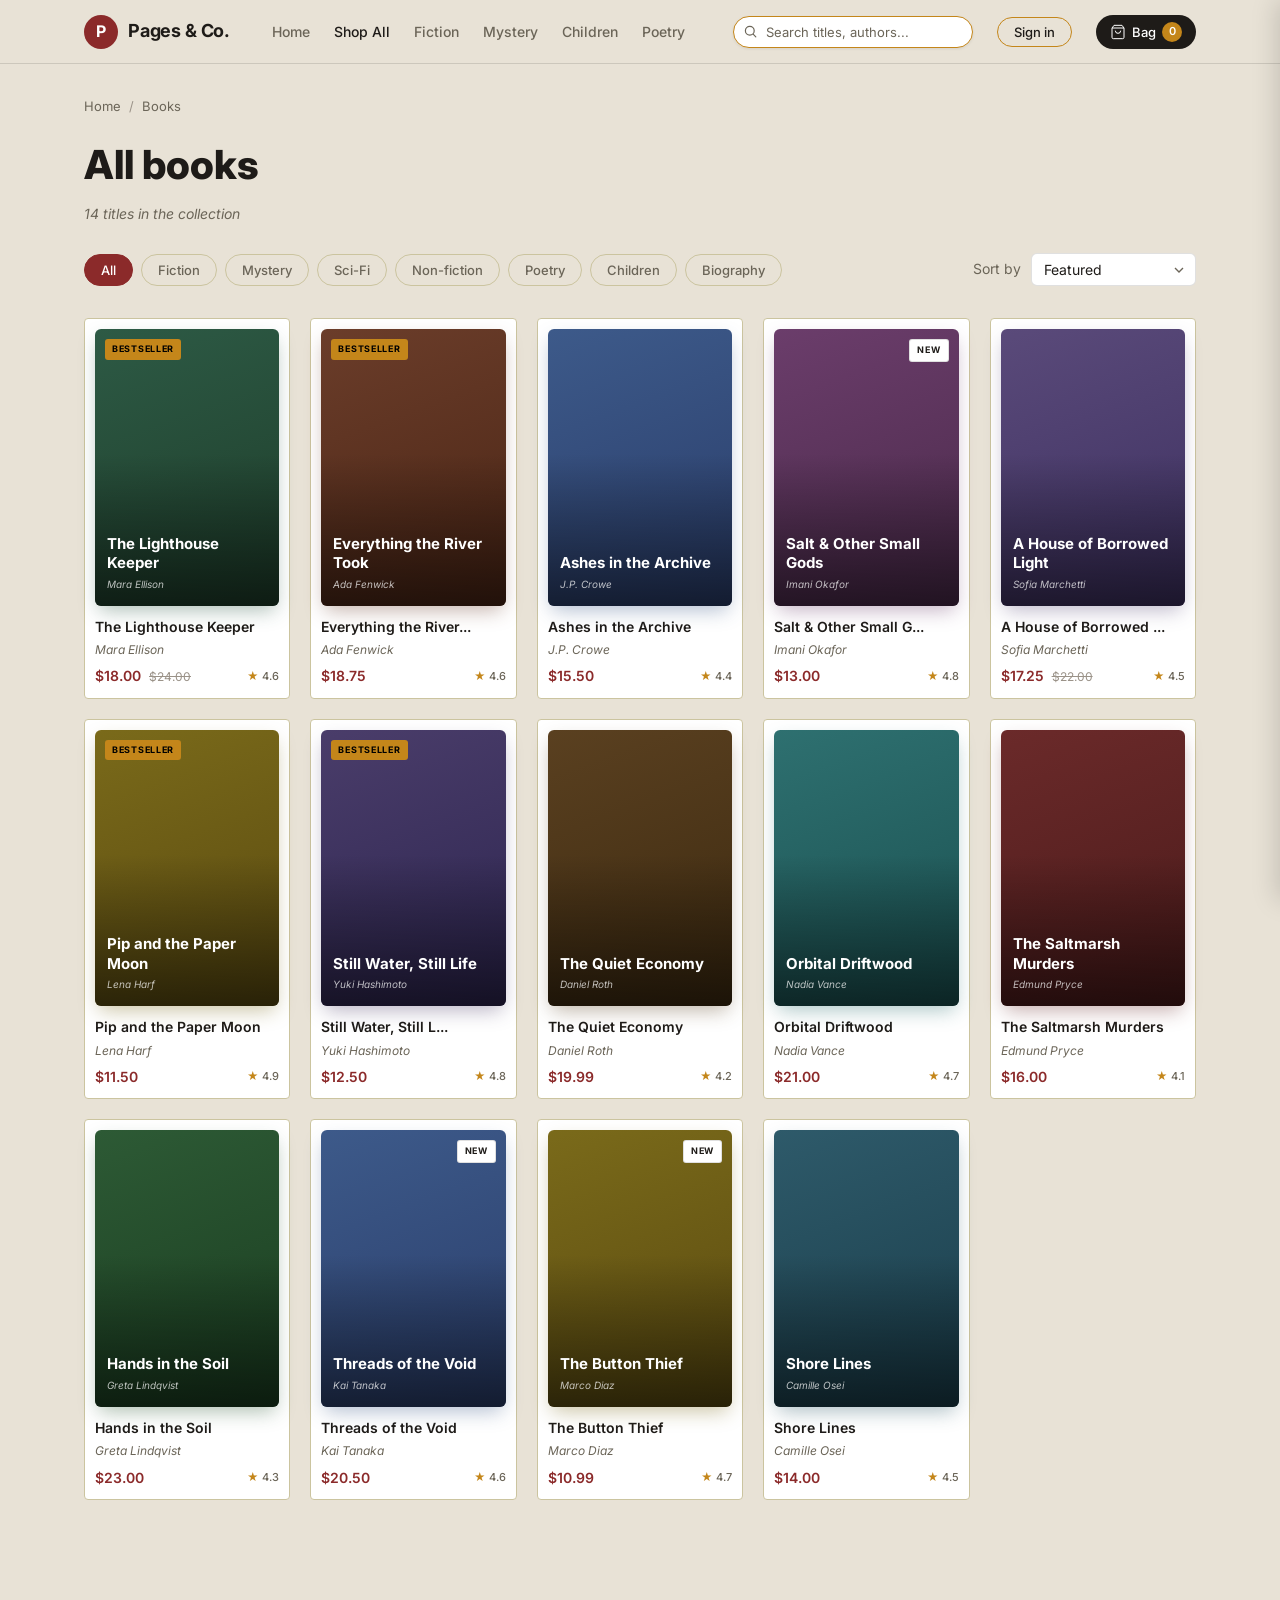
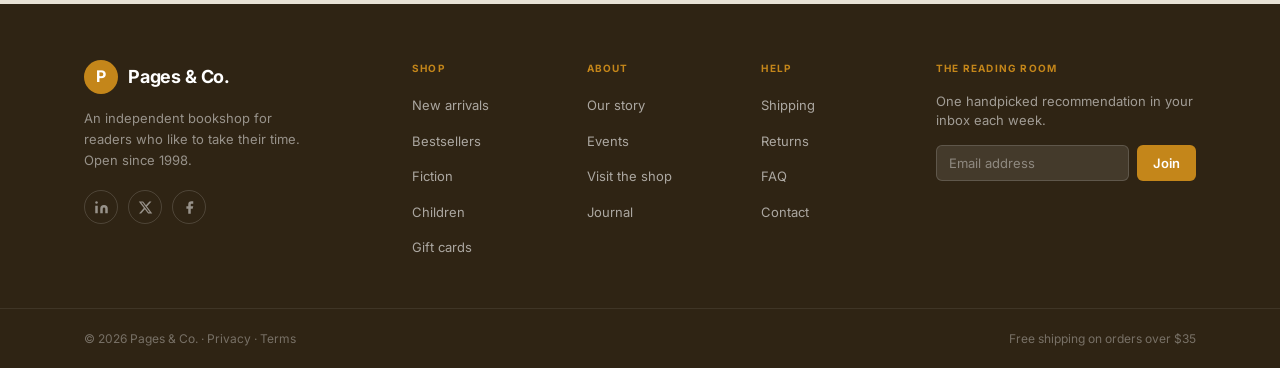
<file: shop.html>
<!DOCTYPE html>
<html lang="en">

<head>
  <meta charset="UTF-8" />
  <meta name="viewport" content="width=device-width, initial-scale=1.0" />
  <title>All Books – Pages & Co.</title>
  <meta name="description"
    content="Browse the complete collection of books at Pages & Co. Filter by genre, sort by featured, price or rating." />
  <link rel="preconnect" href="https://fonts.googleapis.com" />
  <link rel="preconnect" href="https://fonts.gstatic.com" crossorigin />
  <link
    href="https://fonts.googleapis.com/css2?family=Playfair+Display:wght@400;700;800&family=Inter:wght@300;400;500;600&display=swap"
    rel="stylesheet" />
  <link rel="stylesheet" href="css/style.css" />
  <link rel="stylesheet" href="css/checkout.css" />
</head>

<body>

  <!-- ===== HEADER ===== -->
  <header class="site-header" id="site-header">
    <nav class="nav-container">
      <a href="index.html" class="logo logo--header" aria-label="Pages & Co. Home">
        <div class="logo-icon">P</div>
        <span class="logo-text">Pages & Co.</span>
      </a>
      <ul class="nav-links" id="nav-links">
        <li><a href="index.html" class="nav-link">Home</a></li>
        <li><a href="shop.html" class="nav-link active">Shop All</a></li>
        <li><a href="shop.html?genre=Fiction" class="nav-link">Fiction</a></li>
        <li><a href="shop.html?genre=Mystery" class="nav-link">Mystery</a></li>
        <li><a href="shop.html?genre=Children" class="nav-link">Children</a></li>
        <li><a href="shop.html?genre=Poetry" class="nav-link">Poetry</a></li>
      </ul>
      <div class="nav-actions">
        <div class="search-wrapper">
          <svg class="search-icon" viewBox="0 0 20 20" fill="none" aria-hidden="true">
            <circle cx="8.5" cy="8.5" r="5.5" stroke="currentColor" stroke-width="1.5" />
            <path d="M13 13l3 3" stroke="currentColor" stroke-width="1.5" stroke-linecap="round" />
          </svg>
          <input type="search" id="search-input" class="search-input" placeholder="Search titles, authors..."
            aria-label="Search books" />
        </div>
        <button class="btn-signin" id="btn-signin">Sign in</button>
        <button class="bag-btn" id="bag-btn" aria-label="Shopping bag">
          <svg viewBox="0 0 24 24" fill="none" aria-hidden="true">
            <path d="M6 2L3 6v14a2 2 0 002 2h14a2 2 0 002-2V6l-3-4z" stroke="currentColor" stroke-width="1.5"
              stroke-linejoin="round" />
            <line x1="3" y1="6" x2="21" y2="6" stroke="currentColor" stroke-width="1.5" />
            <path d="M16 10a4 4 0 01-8 0" stroke="currentColor" stroke-width="1.5" />
          </svg>
          <span class="bag-label">Bag</span>
          <span class="bag-count" id="bag-count">0</span>
        </button>
        <button class="hamburger" id="hamburger" aria-label="Toggle menu" aria-expanded="false">
          <span></span><span></span><span></span>
        </button>
      </div>
    </nav>
  </header>

  <div class="search-overlay" id="search-overlay" role="dialog" aria-label="Search results" hidden>
    <div class="search-results" id="search-results"></div>
  </div>

  <main id="main-content" class="shop-page">
    <div class="container">

      <!-- Breadcrumb -->
      <nav class="breadcrumb" aria-label="Breadcrumb">
        <a href="index.html">Home</a>
        <span class="breadcrumb-sep">/</span>
        <span aria-current="page">Books</span>
      </nav>

      <h1 class="shop-title">All books</h1>
      <p class="shop-subtitle" id="shop-subtitle">14 titles in the collection</p>

      <!-- Filters + Sort -->
      <div class="shop-controls">
        <div class="filter-tabs" id="filter-tabs" role="tablist" aria-label="Filter by genre">
          <button class="filter-tab filter-tab--active" data-genre="All" role="tab" aria-selected="true">All</button>
          <button class="filter-tab" data-genre="Fiction" role="tab" aria-selected="false">Fiction</button>
          <button class="filter-tab" data-genre="Mystery" role="tab" aria-selected="false">Mystery</button>
          <button class="filter-tab" data-genre="Sci-Fi" role="tab" aria-selected="false">Sci-Fi</button>
          <button class="filter-tab" data-genre="Non-fiction" role="tab" aria-selected="false">Non-fiction</button>
          <button class="filter-tab" data-genre="Poetry" role="tab" aria-selected="false">Poetry</button>
          <button class="filter-tab" data-genre="Children" role="tab" aria-selected="false">Children</button>
          <button class="filter-tab" data-genre="Biography" role="tab" aria-selected="false">Biography</button>
        </div>
        <div class="sort-control">
          <label for="sort-select">Sort by</label>
          <select id="sort-select" aria-label="Sort books">
            <option value="featured">Featured</option>
            <option value="price-asc">Price: Low to High</option>
            <option value="price-desc">Price: High to Low</option>
            <option value="rating">Top Rated</option>
            <option value="new">Newest</option>
          </select>
        </div>
      </div>

      <!-- Books Grid -->
      <div class="books-grid books-grid--5 shop-grid" id="shop-grid" role="list">
        <!-- Populated by JS -->
      </div>

    </div>
  </main>

  <!-- ===== FOOTER ===== -->
  <footer class="site-footer" id="newsletter">
    <div class="footer-top">
      <div class="container footer-grid">
        <div class="footer-brand">
          <a href="index.html" class="logo logo--light">
            <div class="logo-icon">P</div>
            <span class="logo-text">Pages & Co.</span>
          </a>
          <p class="footer-tagline">An independent bookshop for readers who like to take their time. Open since 1998.
          </p>
          <div class="social-links">
            <a href="#" class="social-link" aria-label="LinkedIn"><svg viewBox="0 0 24 24" fill="currentColor">
                <path d="M16 8a6 6 0 016 6v7h-4v-7a2 2 0 00-2-2 2 2 0 00-2 2v7h-4v-7a6 6 0 016-6zM2 9h4v12H2z" />
                <circle cx="4" cy="4" r="2" />
              </svg></a>
            <a href="#" class="social-link" aria-label="Twitter"><svg viewBox="0 0 24 24" fill="currentColor">
                <path
                  d="M18.244 2.25h3.308l-7.227 8.26 8.502 11.24H16.17l-5.214-6.817L4.99 21.75H1.68l7.73-8.835L1.254 2.25H8.08l4.713 6.231zm-1.161 17.52h1.833L7.084 4.126H5.117z" />
              </svg></a>
            <a href="#" class="social-link" aria-label="Facebook"><svg viewBox="0 0 24 24" fill="currentColor">
                <path d="M18 2h-3a5 5 0 00-5 5v3H7v4h3v8h4v-8h3l1-4h-4V7a1 1 0 011-1h3z" />
              </svg></a>
          </div>
        </div>
        <div class="footer-col">
          <h3 class="footer-col-title footer-col-title--gold">Shop</h3>
          <ul class="footer-links">
            <li><a href="shop.html?sort=new">New arrivals</a></li>
            <li><a href="shop.html?sort=bestseller">Bestsellers</a></li>
            <li><a href="shop.html?genre=Fiction">Fiction</a></li>
            <li><a href="shop.html?genre=Children">Children</a></li>
            <li><a href="#">Gift cards</a></li>
          </ul>
        </div>
        <div class="footer-col">
          <h3 class="footer-col-title footer-col-title--gold">About</h3>
          <ul class="footer-links">
            <li><a href="#">Our story</a></li>
            <li><a href="#">Events</a></li>
            <li><a href="#">Visit the shop</a></li>
            <li><a href="#">Journal</a></li>
          </ul>
        </div>
        <div class="footer-col">
          <h3 class="footer-col-title footer-col-title--gold">Help</h3>
          <ul class="footer-links">
            <li><a href="#">Shipping</a></li>
            <li><a href="#">Returns</a></li>
            <li><a href="#">FAQ</a></li>
            <li><a href="#">Contact</a></li>
          </ul>
        </div>
        <div class="footer-col footer-newsletter">
          <h3 class="footer-col-title footer-col-title--gold">The Reading Room</h3>
          <p class="footer-newsletter-text">One handpicked recommendation in your inbox each week.</p>
          <form class="newsletter-form" id="newsletter-form" novalidate>
            <label for="newsletter-email" class="sr-only">Email address</label>
            <input type="email" id="newsletter-email" class="newsletter-input" placeholder="Email address" required />
            <button type="submit" class="btn-newsletter">Join</button>
          </form>
        </div>
      </div>
    </div>
    <div class="footer-bottom">
      <div class="container footer-bottom-inner">
        <p>&copy; 2026 Pages & Co. · <a href="#">Privacy</a> · <a href="#">Terms</a></p>
        <p>Free shipping on orders over $35</p>
      </div>
    </div>
  </footer>

  <!-- BAG SIDEBAR -->
  <aside class="bag-sidebar" id="bag-sidebar" aria-label="Shopping bag" hidden>
    <div class="bag-header">
      <h2>Your bag</h2>
      <button class="bag-close" id="bag-close" aria-label="Close bag">
        <svg viewBox="0 0 24 24" fill="none">
          <path d="M18 6L6 18M6 6l12 12" stroke="currentColor" stroke-width="2" stroke-linecap="round" />
        </svg>
      </button>
    </div>
    <div class="bag-items" id="bag-items">
      <p class="bag-empty">Your bag is empty.</p>
    </div>
    <div class="bag-footer" id="bag-footer" hidden>
      <div class="bag-total">
        <span>Total</span>
        <span id="bag-total-price">$0.00</span>
      </div>
      <button class="btn-checkout" onclick="window.location.href='checkout.html'">Checkout</button>
    </div>
  </aside>
  <div class="overlay" id="overlay" hidden></div>

  <!-- ===== LOGIN MODAL ===== -->
  <div class="modal-backdrop" id="login-modal-backdrop" hidden role="dialog" aria-modal="true"
    aria-labelledby="modal-heading">
    <div class="login-modal" id="login-modal">
      <div class="modal-header">
        <div class="modal-logo-icon">P</div>
        <button class="modal-close" id="modal-close" aria-label="Close sign in modal">
          <svg viewBox="0 0 24 24" fill="none">
            <path d="M18 6L6 18M6 6l12 12" stroke="currentColor" stroke-width="2" stroke-linecap="round" />
          </svg>
        </button>
      </div>
      <h2 class="modal-title" id="modal-heading">Welcome back</h2>
      <p class="modal-subtitle">Sign in to access your bag, orders and wishlist.</p>
      <form class="login-form" id="login-form" novalidate>
        <div class="form-group">
          <label class="form-label" for="login-email">Email</label>
          <input type="email" id="login-email" class="form-input" placeholder="you@example.com" autocomplete="email"
            required />
          <span class="form-error" id="email-error" hidden>Please enter a valid email address.</span>
        </div>
        <div class="form-group">
          <label class="form-label" for="login-password">Password</label>
          <div class="password-wrapper">
            <input type="password" id="login-password" class="form-input" placeholder="••••••••"
              autocomplete="current-password" required />
            <button type="button" class="toggle-password" id="toggle-password" aria-label="Show password">
              <svg viewBox="0 0 24 24" fill="none" class="eye-icon eye-show">
                <path d="M1 12s4-8 11-8 11 8 11 8-4 8-11 8-11-8-11-8z" stroke="currentColor" stroke-width="1.5" />
                <circle cx="12" cy="12" r="3" stroke="currentColor" stroke-width="1.5" />
              </svg>
              <svg viewBox="0 0 24 24" fill="none" class="eye-icon eye-hide" style="display:none;">
                <path d="M17.94 17.94A10.07 10.07 0 0112 20c-7 0-11-8-11-8a18.45 18.45 0 015.06-5.94"
                  stroke="currentColor" stroke-width="1.5" />
                <path d="M9.9 4.24A9.12 9.12 0 0112 4c7 0 11 8 11 8a18.5 18.5 0 01-2.16 3.19" stroke="currentColor"
                  stroke-width="1.5" />
                <line x1="1" y1="1" x2="23" y2="23" stroke="currentColor" stroke-width="1.5" />
              </svg>
            </button>
          </div>
          <span class="form-error" id="password-error" hidden>Please enter your password.</span>
        </div>
        <div class="form-forgot"><a href="#" class="forgot-link">Forgot password?</a></div>
        <button type="submit" class="btn-sign-in" id="btn-sign-in">
          <span class="btn-text">Sign in</span>
          <span class="btn-spinner" hidden><svg viewBox="0 0 24 24" fill="none" class="spinner-icon">
              <circle cx="12" cy="12" r="10" stroke="currentColor" stroke-width="2.5" stroke-dasharray="31.4"
                stroke-dashoffset="10" />
            </svg></span>
        </button>
      </form>
      <p class="modal-footer-text">New here? <a href="#" class="modal-link" id="modal-create-account">Create an
          account</a></p>
    </div>
  </div>

  <script src="js/data.js"></script>
  <script src="js/shop.js"></script>
  <script src="js/modal.js"></script>
</body>

</html>
</file>
<file: css/style.css>
/* ============================================================
   PAGES & CO. — GLOBAL STYLESHEET
   Design System + All Components
   ============================================================ */

/* ── FONTS ── */
/* @import url('https://fonts.googleapis.com/css2?family=Playfair+Display:wght@400;700;800&family=Inter:wght@300;400;500;600&display=swap'); */

/* ── CSS CUSTOM PROPERTIES ── */
 
:root {
  /* Colors */
  --cream:        #e8e2d6;
  --cream-dark:   #ddd7c8;
  --cream-light:  #f0ebe1;
  --dark:         #1e1b18;
  --dark-mid:     #2a2520;
  --text:         #1e1b18;
  --text-muted:   #6b6558;
  --text-light:   #9a9288;

  /* Brand */
  --gold:         #c4861a;
  --gold-light:   #d4a040;
  --red-accent:   #8b2a2a;
  --red-link:     #c0392b;

  /* Genre colors */
  --fiction:      #7a3b2a;
  --mystery:      #3d5a8a;
  --scifi:        #2e7070;
  --poetry:       #6b3d6b;
  --children:     #7a6a1a;
  --nonfiction:   #5a3d7a;

  /* Book cover colors */
  --cover-green:     #2d5a45;
  --cover-blue:      #3d5a8a;
  --cover-purple:    #6b3d6b;
  --cover-lilac:     #5a4a7a;
  --cover-brown:     #6b3d2a;
  --cover-teal:      #2e7070;
  --cover-gold:      #7a6a1a;
  --cover-rust:      #7a3525;
  --cover-slate:     #4a5a6a;
  --cover-wine:      #5a2a3a;
  --cover-olive:     #5a6a2a;
  --cover-indigo:    #3d3d7a;

  /* UI */
  --border:       rgba(0,0,0,0.12);
  --border-light: rgba(0,0,0,0.07);
  --shadow-sm:    0 1px 3px rgba(0,0,0,0.08);
  --shadow-md:    0 4px 16px rgba(0,0,0,0.12);
  --shadow-lg:    0 8px 32px rgba(0,0,0,0.15);
  --radius-sm:    6px;
  --radius-md:    10px;
  --radius-lg:    9px;

  /* Layout */
  --nav-height:   64px;
  --container:    1160px;
  --gap:          24px;

  /* Transition */
  --ease:         cubic-bezier(0.25, 0.46, 0.45, 0.94);
  --dur-fast:     150ms;
  --dur-mid:      250ms;
  --dur-slow:     400ms;
}

/* ── RESET & BASE ── */
*, *::before, *::after { box-sizing: border-box; margin: 0; padding: 0; }

html {
  font-size: 16px;
  scroll-behavior: smooth;
  -webkit-font-smoothing: antialiased;
}

body {
  font-family: 'Inter', system-ui, sans-serif;
  background-color: var(--cream);
  color: var(--text);
  line-height: 1.6;
  min-height: 100vh;
}
h1, h2, h3, h4, h5, h6 {
  font-family: 'Inter', system-ui, sans-serif;
  font-weight: 600;
}

img { display: block; max-width: 100%; }

a {
  color: inherit;
  text-decoration: none;
  transition: color var(--dur-fast) var(--ease);
}

button { cursor: pointer; font-family: inherit; border: none; background: none; }
ul { list-style: none; }

.sr-only {
  position: absolute;
  width: 1px; height: 1px;
  padding: 0; margin: -1px;
  overflow: hidden;
  clip: rect(0,0,0,0);
  white-space: nowrap;
  border: 0;
}

/* ── CONTAINER ── */
.container {
  max-width: var(--container);
  margin: 0 auto;
  padding: 0 var(--gap);
}

/* ============================================================
   HEADER & NAVIGATION
   ============================================================ */
.site-header {
  position: sticky;
  top: 0;
  z-index: 900;
  background: var(--cream);
  border-bottom: 1px solid var(--border);
  height: var(--nav-height);
  transition: box-shadow var(--dur-mid) var(--ease);
}

.site-header.scrolled {
  box-shadow: var(--shadow-md);
}

.nav-container {
  max-width: var(--container);
  margin: 0 auto;
  padding: 0 var(--gap);
  height: 100%;
  display: flex;
  align-items: center;
  gap: 32px;
}

/* Logo */
.logo {
  display: flex;
  align-items: center;
  gap: 10px;
  text-decoration: none;
  flex-shrink: 0;
}

.logo-icon {
  width: 34px; height: 34px;
  border-radius: 50%;
  background: var(--dark);
  color: #fff;
  
  font-weight: 700;
  font-size: 16px;
  display: flex;
  align-items: center;
  justify-content: center;
  flex-shrink: 0;
  transition: transform var(--dur-fast) var(--ease);
}

.logo:hover .logo-icon { transform: scale(1.08); }

.logo-text {
  
  font-weight: 700;
  font-size: 18px;
  color: var(--text);
  letter-spacing: -0.01em;
  white-space: nowrap;
}

.logo--light .logo-icon { background: var(--gold); }
.logo--light .logo-text { color: #fff; }
.logo--header .logo-icon { background: var(--red-accent); }

/* Nav Links */
.nav-links {
  display: flex;
  align-items: center;
  gap: 4px;
  flex: 1;
}

.nav-link {
  font-size: 14px;
  font-weight: 500;
  color: var(--text-muted);
  padding: 6px 10px;
  border-radius: var(--radius-sm);
  transition: color var(--dur-fast), background var(--dur-fast);
  white-space: nowrap;
}

.nav-link:hover { color: var(--text); background: rgba(0,0,0,0.05); }
.nav-link.active { color: var(--text); }

/* Nav Actions */
.nav-actions {
  display: flex;
  align-items: center;
  gap: 24px;
  margin-left: auto;
}

/* Search */
.search-wrapper {
  position: relative;
  display: flex;
  align-items: center;
}

.search-icon {
  position: absolute;
  left: 10px;
  width: 16px; height: 16px;
  color: var(--text-muted);
  pointer-events: none;
}

.search-input {
  font-family: inherit;
  font-size: 13px;
  background: rgba(0,0,0,0.07);
  border: 1px solid #c4861a;
  border-radius: 100px;
  padding: 7px 14px 7px 32px;
  width: 180px;
  color: var(--text);
  outline: none;
  transition: all var(--dur-mid) var(--ease);
   width: 240px;
  background: #fff;
  box-shadow: var(--shadow-sm);
}

.search-input::placeholder { color: var(--text-muted); }

/* .search-input:focus {
  width: 240px;
  background: #fff;
  border-color: var(--border);
  box-shadow: var(--shadow-sm);
} */

/* Sign In */
.btn-signin {
  font-size: 13px;
  font-weight: 500;
  color: var(--text);
  border: 1.5px solid #c4861a;
  border-radius: 100px;
  padding: 6px 16px;
  background: transparent;
  transition: all var(--dur-fast) var(--ease);
  white-space: nowrap;
}

.btn-signin:hover {
  background: var(--dark);
  color: #fff;
  border-color: var(--dark);
}

/* Bag Button */
.bag-btn {
  display: flex;
  align-items: center;
  gap: 6px;
  background: var(--dark);
  color: #fff;
  border: none;
  border-radius: 100px;
  padding: 7px 14px;
  font-size: 13px;
  font-weight: 500;
  cursor: pointer;
  transition: opacity var(--dur-fast);
}

.bag-btn:hover { opacity: 0.85; }

.bag-btn svg { width: 16px; height: 16px; }

.bag-label { font-size: 13px; }

.bag-count {
  background: var(--gold);
  color: #fff;
  border-radius: 50%;
  width: 20px; height: 20px;
  font-size: 11px;
  font-weight: 600;
  display: flex;
  align-items: center;
  justify-content: center;
  line-height: 1;
}

/* Hamburger */
.hamburger {
  display: none;
  flex-direction: column;
  gap: 5px;
  padding: 4px;
  background: none;
  border: none;
}

.hamburger span {
  display: block;
  width: 22px; height: 2px;
  background: var(--text);
  border-radius: 2px;
  transition: all var(--dur-mid) var(--ease);
}

.hamburger[aria-expanded="true"] span:nth-child(1) { transform: rotate(45deg) translate(5px, 5px); }
.hamburger[aria-expanded="true"] span:nth-child(2) { opacity: 0; }
.hamburger[aria-expanded="true"] span:nth-child(3) { transform: rotate(-45deg) translate(5px, -5px); }

/* Search Overlay */
.search-overlay {
  position: fixed;
  top: var(--nav-height);
  left: 0; right: 0;
  background: #fff;
  border-bottom: 1px solid var(--border);
  z-index: 850;
  padding: 12px var(--gap);
  box-shadow: var(--shadow-md);
}

.search-results {
  max-width: var(--container);
  margin: 0 auto;
  display: flex;
  flex-wrap: wrap;
  gap: 10px;
}

.search-result-item {
  display: flex;
  align-items: center;
  gap: 12px;
  padding: 10px;
  border-radius: var(--radius-sm);
  transition: background var(--dur-fast);
  cursor: pointer;
  flex: 1;
  min-width: 220px;
  max-width: 300px;
}

.search-result-item:hover { background: var(--cream); }

.search-result-cover {
  width: 36px; height: 50px;
  border-radius: 3px;
  flex-shrink: 0;
}

.search-result-info { flex: 1; }
.search-result-title { font-size: 13px; font-weight: 600; color: var(--text); }
.search-result-author { font-size: 12px; color: var(--text-muted); }
.search-result-price { font-size: 13px; color: var(--red-accent); font-weight: 600; }

/* ============================================================
   HERO CAROUSEL
   ============================================================ */
.hero-section {
  max-width: var(--container);
  margin: 0 auto;
  padding: 24px var(--gap);
  position: relative;
}

.carousel {
  position: relative;
  border-radius: 7px;
  overflow: hidden; /* Viewport mask to crop non-active slides */
}

.carousel-track {
  display: flex;
  transition: transform 0.6s var(--ease);
  will-change: transform;
  border-radius: var(--radius-lg);
}

.carousel-slide {
  min-width: 100%;
  height: 440px;
  display: flex;
  align-items: center;
  padding: 48px 80px;
  position: relative;
  overflow: hidden;
  flex-shrink: 0;
}

.slide-1 { background: linear-gradient(135deg, #1e3d2a 0%, #2d5a45 60%, #3a7060 100%); }
.slide-2 { background: linear-gradient(135deg, #1a2a3d 0%, #2a3d5a 60%, #3d5a8a 100%); }
.slide-3 { background: linear-gradient(135deg, #2a1a1a 0%, #4a2525 60%, #6b3d2a 100%); }

.slide-content {
  max-width: 440px;
  z-index: 1;
}

.slide-eyebrow {
  font-size: 11px;
  font-weight: 600;
  letter-spacing: 0.12em;
  text-transform: uppercase;
  color: rgba(255,255,255,0.65);
  margin-bottom: 14px;
}

.slide-title {
  
  font-size: clamp(28px, 4vw, 44px);
  font-weight: 700;
  color: #fff;
  line-height: 1.15;
  margin-bottom: 14px;
}

.slide-desc {
  font-size: 14px;
  color: rgba(255,255,255,0.72);
  line-height: 1.6;
  margin-bottom: 24px;
  max-width: 340px;
}

/* Carousel Buttons */
.carousel-btn {
  position: absolute;
  top: 50%;
  transform: translateY(-50%);
  width: 40px; height: 40px;
  border-radius: 50%;
  background: rgba(255,255,255,0.92);
  border: none;
  display: flex;
  align-items: center;
  justify-content: center;
  cursor: pointer;
  transition: all var(--dur-fast) var(--ease);
  z-index: 20;
  box-shadow: var(--shadow-md);
  /* Ensure buttons are above the overflow: hidden track */
  isolation: isolate;
}

.carousel-btn svg { width: 18px; height: 18px; color: var(--text); }
.carousel-btn:hover { background: #fff; transform: translateY(-50%) scale(1.08); }
.carousel-btn--prev { left: 16px; }
.carousel-btn--next { right: 16px; }

/* Carousel Dots */
.carousel-dots {
  position: absolute;
  bottom: 18px;
  left: 50%;
  transform: translateX(-50%);
  display: flex;
  gap: 8px;
  z-index: 20;
}

.dot {
  width: 24px; height: 6px;
  border-radius: 3px;
  background: rgba(255,255,255,0.35);
  border: none;
  cursor: pointer;
  transition: all var(--dur-mid) var(--ease);
}

.dot--active {
  background: var(--gold);
  width: 32px;
}

/* ============================================================
   SECTION HEADERS
   ============================================================ */
.section-eyebrow {
  font-size: 11px;
  font-weight: 600;
  letter-spacing: 0.12em;
  text-transform: uppercase;
  color: var(--red-accent);
  margin-bottom: 6px;
}

.section-title {
  
  font-size: clamp(22px, 3vw, 30px);
  font-weight: 700;
  color: var(--text);
  line-height: 1.2;
}

.section-header {
  display: flex;
  align-items: flex-end;
  justify-content: space-between;
  margin-bottom: 24px;
}

.view-all-link {
  font-size: 13px;
  font-weight: 500;
  color: var(--red-link);
  white-space: nowrap;
  transition: opacity var(--dur-fast);
}

.view-all-link:hover { opacity: 0.75; }

/* ============================================================
   GENRE GRID
   ============================================================ */
.genre-section {
  padding: 40px 0;
}

.genre-section .container > .section-eyebrow { margin-bottom: 6px; }
.genre-section .section-title { margin-bottom: 20px; }

.genre-grid {
  display: grid;
  grid-template-columns: repeat(6, 1fr);
  gap: 10px;
}

.genre-card {
  border-radius: 5px;
  padding: 20px 16px 16px;
  display: flex;
  flex-direction: column;
  gap: 18px;
  text-decoration: none;
  transition: transform var(--dur-mid) var(--ease), box-shadow var(--dur-mid) var(--ease);
  min-height: 80px;
  cursor: pointer;
}

.genre-card:hover {
  transform: translateY(-3px);
  box-shadow: var(--shadow-md);
}

.genre-fiction    { background: var(--fiction); }
.genre-mystery    { background: var(--mystery); }
.genre-scifi      { background: var(--scifi); }
.genre-poetry     { background: var(--poetry); }
.genre-children   { background: var(--children); }
.genre-nonfiction { background: var(--nonfiction); }

.genre-name {
  font-size: 15px;
  font-weight: 600;
  color: #fff;
}

.genre-count {
  font-size: 12px;
  color: rgba(255,255,255,0.65);
}

/* ============================================================
   BOOKS SECTION
   ============================================================ */
.books-section {
  padding: 8px 0 40px;
}

/* ============================================================
   BOOK CARDS
   ============================================================ */
.books-grid {
  display: grid;
  gap: 20px;
}

.books-grid--5 { grid-template-columns: repeat(5, 1fr); }
.books-grid--4 { grid-template-columns: repeat(4, 1fr); }
.books-grid--2 { grid-template-columns: repeat(2, 1fr); }

.book-card {
  display: flex;
  flex-direction: column;
  text-decoration: none;
  color: var(--text);
  cursor: pointer;
  background: #fff;
  border: 1px solid #cbc49f;
  border-radius: 4px;
  padding: 10px;
  transition: transform var(--dur-mid) var(--ease), box-shadow var(--dur-mid) var(--ease), border-color var(--dur-mid) var(--ease);
}

.book-card:hover {
  transform: translateY(-4px);
  box-shadow: var(--shadow-md);
  border-color: rgba(0, 0, 0, 0.18);
}

/* Book Cover */
.book-cover-wrap {
  position: relative;
  border-radius: var(--radius-sm);
  margin-bottom: 10px;
}

.book-cover {
  width: 100%;
  aspect-ratio: 2/3;
  border-radius: var(--radius-sm);
  display: flex;
  align-items: flex-end;
  padding: 14px 12px;
  position: relative;
  overflow: hidden;
  transition: box-shadow var(--dur-mid) var(--ease), transform var(--dur-mid) var(--ease);
  box-shadow: 0 8px 20px -4px color-mix(in srgb, var(--cover-glow, #000) 40%, transparent);
}

.book-card:hover .book-cover {
  box-shadow: 0 12px 28px -4px color-mix(in srgb, var(--cover-glow, #000) 55%, transparent);
  transform: scale(1.02);
}

.book-cover::after {
  content: '';
  position: absolute;
  inset: 0;
  background: linear-gradient(to top, rgba(0,0,0,0.55) 0%, rgba(0,0,0,0) 55%);
  pointer-events: none;
}

.book-cover-text {
  position: relative;
  z-index: 1;
}

.book-cover-title {
  
  font-size: 15px;
  font-weight: 700;
  color: #fff;
  line-height: 1.3;
  margin-bottom: 3px;
}

.book-cover-author {
  font-size: 10px;
  color: rgba(255,255,255,0.72);
  font-style: italic;
}

/* Book Badge */
.book-badge {
  position: absolute;
  top: 10px;
  left: 10px;
  font-size: 9px;
  font-weight: 700;
  letter-spacing: 0.08em;
  text-transform: uppercase;
  padding: 3px 7px;
  border-radius: 3px;
  z-index: 2;
}

.book-badge--bestseller {
  background: var(--gold);
  color: #000;
}

.book-badge--new {
  background: #fff;
  color: var(--text);
  border: 1px solid var(--border);
  left: auto;
  right: 10px;
}

/* Book Info */
.book-info { flex: 1; }

.book-title {
  font-size: 14px;
  font-weight: 600;
  color: var(--text);
  margin-bottom: 2px;
  white-space: nowrap;
  overflow: hidden;
  text-overflow: ellipsis;
}

.book-author {
  font-size: 12px;
  color: var(--text-muted);
  margin-bottom: 6px;
  font-style: italic;
}

.book-pricing {
  display: flex;
  align-items: center;
  gap: 8px;
}

.book-price {
  font-size: 14px;
  font-weight: 600;
  color: var(--red-accent);
}

.book-price-original {
  font-size: 12px;
  color: var(--text-light);
  text-decoration: line-through;
}

.book-rating {
  display: flex;
  align-items: center;
  gap: 3px;
  margin-left: auto;
}

.book-rating .star {
  color: var(--gold);
  font-size: 11px;
}

.book-rating .rating-value {
  font-size: 11px;
  color: var(--text-muted);
  font-weight: 500;
}

/* ============================================================
   PROMO BANNER
   ============================================================ */
.promo-banner {
  background: linear-gradient(135deg, #1e3d2a 0%, #2d5a45 100%);
  border-radius: var(--radius-lg);
  max-width: calc(var(--container) - 2 * var(--gap));
  margin: 0 auto 48px;
  padding: 48px 64px;
}

.promo-inner {
  display: flex;
  align-items: center;
  justify-content: space-between;
  gap: 40px;
  max-width: var(--container);
  margin: 0 auto;
  padding: 0;
}

.promo-eyebrow {
  font-size: 11px;
  font-weight: 600;
  letter-spacing: 0.12em;
  text-transform: uppercase;
  color: rgba(255,255,255,0.55);
  margin-bottom: 10px;
}

.promo-title {
  
  font-size: clamp(22px, 3vw, 32px);
  font-weight: 700;
  color: #fff;
  line-height: 1.2;
  margin-bottom: 10px;
}

.promo-desc {
  font-size: 14px;
  color: rgba(255,255,255,0.7);
  line-height: 1.5;
  max-width: 360px;
}

/* ============================================================
   BUTTONS
   ============================================================ */
.btn-gold {
  display: inline-flex;
  align-items: center;
  justify-content: center;
  background: var(--gold);
  color: #fff;
  font-family: inherit;
  font-size: 14px;
  font-weight: 600;
  padding: 10px 22px;
  border-radius: 100px;
  border: none;
  cursor: pointer;
  white-space: nowrap;
  transition: background var(--dur-fast) var(--ease), transform var(--dur-fast) var(--ease);
  text-decoration: none;
}

.btn-gold:hover {
  background: var(--gold-light);
  transform: translateY(-1px);
}

.btn-primary {
  display: inline-flex;
  align-items: center;
  justify-content: center;
  background: var(--red-accent);
  color: #fff;
  font-family: inherit;
  font-size: 15px;
  font-weight: 600;
  padding: 13px 28px;
  border-radius: 100px;
  border: none;
  cursor: pointer;
  text-decoration: none;
  transition: opacity var(--dur-fast), transform var(--dur-fast);
}

.btn-primary:hover { opacity: 0.88; transform: translateY(-1px); }

.btn-wishlist {
  display: inline-flex;
  align-items: center;
  gap: 6px;
  background: transparent;
  color: var(--text);
  font-family: inherit;
  font-size: 15px;
  font-weight: 500;
  padding: 12px 22px;
  border-radius: 100px;
  border: 1.5px solid #c4861a;
  cursor: pointer;
  transition: all var(--dur-fast);
}

.btn-wishlist:hover {
  border-color: var(--red-accent);
  color: var(--red-accent);
}

.btn-wishlist svg { width: 16px; height: 16px; }

/* ============================================================
   FOOTER
   ============================================================ */
.site-footer {
  background: #2f2414;
  color: rgba(255,255,255,0.8);
  margin-top: 40px;
}

.footer-top { padding: 56px 0 48px; }

.footer-grid {
  display: grid;
  grid-template-columns: 280px repeat(3, 1fr) 260px;
  gap: 48px;
  align-items: start;
}

.footer-brand { }
.footer-tagline {
  font-size: 13px;
  color: rgba(255,255,255,0.5);
  line-height: 1.6;
  margin-top: 14px;
  margin-bottom: 20px;
  max-width: 220px;
}

.social-links {
  display: flex;
  gap: 10px;
}

.social-link {
  width: 34px; height: 34px;
  border-radius: 50%;
  border: 1px solid rgba(255,255,255,0.15);
  display: flex;
  align-items: center;
  justify-content: center;
  color: rgba(255,255,255,0.5);
  transition: all var(--dur-fast);
}

.social-link:hover {
  background: rgba(255,255,255,0.1);
  color: #fff;
  border-color: rgba(255,255,255,0.3);
}

.social-link svg { width: 15px; height: 15px; }

.footer-col-title {
  font-size: 10px;
  font-weight: 700;
  letter-spacing: 0.12em;
  text-transform: uppercase;
  color: rgba(255,255,255,0.4);
  margin-bottom: 16px;
}

.footer-col-title--gold { color: var(--gold); }

.footer-links { display: flex; flex-direction: column; gap: 10px; }
.footer-links li a {
  font-size: 13px;
  color: rgba(255,255,255,0.6);
  transition: color var(--dur-fast);
}
.footer-links li a:hover { color: #fff; }

.footer-newsletter-text {
  font-size: 13px;
  color: rgba(255,255,255,0.55);
  line-height: 1.5;
  margin-bottom: 14px;
}

.newsletter-form {
  display: flex;
  gap: 8px;
}

.newsletter-input {
  flex: 1;
  font-family: inherit;
  font-size: 13px;
  background: rgba(255,255,255,0.1);
  border: 1px solid rgba(255,255,255,0.15);
  border-radius: var(--radius-sm);
  padding: 9px 12px;
  color: #fff;
  outline: none;
  transition: border-color var(--dur-fast);
  min-width: 0;
}

.newsletter-input::placeholder { color: rgba(255,255,255,0.4); }
.newsletter-input:focus { border-color: var(--gold); }

.btn-newsletter {
  background: var(--gold);
  color: #fff;
  font-size: 13px;
  font-weight: 600;
  padding: 9px 16px;
  border-radius: var(--radius-sm);
  border: none;
  cursor: pointer;
  transition: background var(--dur-fast);
  white-space: nowrap;
}

.btn-newsletter:hover { background: var(--gold-light); }

.footer-bottom {
  border-top: 1px solid rgba(255,255,255,0.08);
  padding: 20px 0;
}

.footer-bottom-inner {
  display: flex;
  justify-content: space-between;
  align-items: center;
}

.footer-bottom p {
  font-size: 12px;
  color: rgba(255,255,255,0.35);
}

.footer-bottom a { color: rgba(255,255,255,0.35); }
.footer-bottom a:hover { color: rgba(255,255,255,0.6); }

/* ============================================================
   BAG SIDEBAR
   ============================================================ */
.bag-sidebar {
  position: fixed;
  top: 0; right: 0;
  width: 380px;
  height: 100%;
  background: #fff;
  z-index: 1000;
  display: flex;
  flex-direction: column;
  transform: translateX(100%);
  transition: transform var(--dur-slow) var(--ease);
  box-shadow: -4px 0 24px rgba(0,0,0,0.15);
}

.bag-sidebar:not([hidden]) { transform: translateX(0); }
.bag-sidebar[hidden] { display: flex !important; }

.bag-header {
  display: flex;
  align-items: center;
  justify-content: space-between;
  padding: 20px 24px;
  border-bottom: 1px solid var(--border);
}

.bag-header h2 {
  
  font-size: 20px;
  font-weight: 700;
}

.bag-close {
  width: 32px; height: 32px;
  border-radius: 50%;
  background: var(--cream);
  display: flex;
  align-items: center;
  justify-content: center;
  transition: background var(--dur-fast);
}

.bag-close:hover { background: var(--cream-dark); }
.bag-close svg { width: 16px; height: 16px; }

.bag-items {
  flex: 1;
  overflow-y: auto;
  padding: 16px 24px;
}

.bag-empty {
  color: var(--text-muted);
  font-size: 14px;
  text-align: center;
  padding: 40px 0;
}

.bag-item {
  display: flex;
  gap: 14px;
  padding: 14px 0;
  border-bottom: 1px solid var(--border-light);
}

.bag-item-cover {
  width: 48px; height: 68px;
  border-radius: 4px;
  flex-shrink: 0;
}

.bag-item-info { flex: 1; }
.bag-item-title { font-size: 14px; font-weight: 600; margin-bottom: 3px; }
.bag-item-author { font-size: 12px; color: var(--text-muted); margin-bottom: 6px; }
.bag-item-price { font-size: 14px; font-weight: 600; color: var(--red-accent); }

.bag-item-remove {
  width: 28px; height: 28px;
  border-radius: 50%;
  background: var(--cream);
  display: flex;
  align-items: center;
  justify-content: center;
  color: var(--text-muted);
  transition: all var(--dur-fast);
  align-self: flex-start;
}

.bag-item-remove:hover { background: #fee; color: var(--red-accent); }
.bag-item-remove svg { width: 12px; height: 12px; }

.bag-footer {
  padding: 16px 24px 24px;
  border-top: 1px solid var(--border);
}

.bag-total {
  display: flex;
  justify-content: space-between;
  align-items: center;
  font-size: 16px;
  font-weight: 600;
  margin-bottom: 14px;
}

.btn-checkout {
  width: 100%;
  background: var(--dark);
  color: #fff;
  font-size: 15px;
  font-weight: 600;
  padding: 14px;
  border-radius: 100px;
  border: none;
  cursor: pointer;
  transition: opacity var(--dur-fast);
  font-family: inherit;
}

.btn-checkout:hover { opacity: 0.85; }

/* Overlay */
.overlay {
  position: fixed;
  inset: 0;
  background: rgba(0,0,0,0.4);
  z-index: 999;
  backdrop-filter: blur(2px);
  animation: fadeIn var(--dur-mid) var(--ease);
}

.overlay[hidden] { display: none; }

@keyframes fadeIn { from { opacity: 0; } to { opacity: 1; } }

/* ============================================================
   SHOP PAGE
   ============================================================ */
.shop-page {
  padding: 32px 0 64px;
}

.breadcrumb {
  display: flex;
  align-items: center;
  gap: 8px;
  font-size: 13px;
  color: var(--text-muted);
  margin-bottom: 16px;
}

.breadcrumb a { color: var(--text-muted); transition: color var(--dur-fast); }
.breadcrumb a:hover { color: var(--text); }
.breadcrumb-sep { color: var(--text-light); }

.shop-title {
  
  font-size: clamp(28px, 4vw, 40px);
  font-weight: 800;
  color: var(--text);
  margin-bottom: 6px;
}

.shop-subtitle {
  font-size: 14px;
  color: var(--text-muted);
  margin-bottom: 28px;
  font-style: italic;
}

.shop-controls {
  display: flex;
  align-items: center;
  justify-content: space-between;
  gap: 20px;
  margin-bottom: 32px;
  flex-wrap: wrap;
}

.filter-tabs {
  display: flex;
  gap: 8px;
  flex-wrap: wrap;
}

.filter-tab {
  font-family: inherit;
  font-size: 13px;
  font-weight: 500;
  padding: 7px 16px;
  border-radius: 100px;
  border: 1.5px solid #cbc49f;
  background: transparent;
  color: var(--text-muted);
  cursor: pointer;
  transition: all var(--dur-fast);
  white-space: nowrap;
}

.filter-tab:hover { border-color: var(--text)  }

.filter-tab--active {
  background: var(--red-accent);
  border-color: var(--red-accent);
  color: #fff;
}

.sort-control {
  display: flex;
  align-items: center;
  gap: 10px;
  font-size: 14px;
  color: var(--text-muted);
  flex-shrink: 0;
}

.sort-control select {
  font-family: inherit;
  font-size: 14px;
  border: 1.5px solid var(--border);
  border-radius: var(--radius-sm);
  padding: 7px 32px 7px 12px;
  background: transparent url("data:image/svg+xml,%3Csvg xmlns='http://www.w3.org/2000/svg' viewBox='0 0 24 24' fill='none' stroke='%236b6558' stroke-width='2'%3E%3Cpath d='M6 9l6 6 6-6'/%3E%3C/svg%3E") no-repeat right 8px center / 16px;
  -webkit-appearance: none;
  appearance: none;
  outline: none;
  cursor: pointer;
  background-color: #fff;
  color: var(--text);
}

.shop-grid { margin-top: 0; }

/* ============================================================
   BOOK DETAIL PAGE
   ============================================================ */
.book-detail-page {
  padding: 32px 0 64px;
}

.book-detail-layout {
  display: grid;
  grid-template-columns: 300px 1fr;
  gap: 56px;
  margin-bottom: 64px;
  align-items: start;
}

.detail-cover-wrap {
  position: sticky;
  top: calc(var(--nav-height) + 24px);
}

.detail-cover {
  width: 100%;
  aspect-ratio: 2/3;
  border-radius: var(--radius-md);
  display: flex;
  align-items: flex-end;
  padding: 20px;
  box-shadow: 0 16px 40px -8px color-mix(in srgb, var(--cover-glow, #000) 45%, transparent);
  position: relative;
  overflow: hidden;
  transition: box-shadow var(--dur-mid) var(--ease);
}

.detail-cover::after {
  content: '';
  position: absolute;
  inset: 0;
  background: linear-gradient(to top, rgba(0,0,0,0.55) 0%, rgba(0,0,0,0) 55%);
}

.detail-cover-text {
  position: relative;
  z-index: 1;
}

.detail-cover-title {
  
  font-size: 18px;
  font-weight: 700;
  color: #fff;
  line-height: 1.3;
  margin-bottom: 5px;
}

.detail-cover-author {
  font-size: 12px;
  color: rgba(255,255,255,0.7);
  font-style: italic;
}

.detail-info { }

.detail-genre-tag {
  display: inline-block;
  font-size: 11px;
  font-weight: 600;
  letter-spacing: 0.1em;
  text-transform: uppercase;
  color: var(--red-accent);
  border: 1px solid var(--red-accent);
  padding: 3px 10px;
  border-radius: 3px;
  margin-bottom: 14px;
  border-radius: 30px;
  background-color: #fff;
}

.detail-title {
  
  font-size: clamp(26px, 4vw, 40px);
  font-weight: 700;
  color: var(--text);
  line-height: 1.15;
  margin-bottom: 8px;
}

.detail-author {
  font-size: 15px;
  color: var(--text-muted);
  margin-bottom: 14px;
}

.detail-meta-inline {
  display: flex;
  align-items: center;
  gap: 16px;
  font-size: 13px;
  color: var(--text-muted);
  margin-bottom: 18px;
}

.detail-meta-inline .rating {
  display: flex;
  align-items: center;
  gap: 4px;
  color: var(--gold);
  font-weight: 600;
}

.detail-price-wrap {
  display: flex;
  align-items: center;
  gap: 10px;
  margin-bottom: 18px;
}

.detail-price {
  font-size: 28px;
  font-weight: 700;
  color: var(--red-accent);
}

.detail-price-original {
  font-size: 15px;
  color: #000;
  text-decoration: line-through;
  
}

.detail-description {
  font-size: 15px;
  color: var(--text);
  line-height: 1.7;
  margin-bottom: 28px;
}

.detail-actions {
  display: flex;
  align-items: center;
  gap: 12px;
  margin-bottom: 36px;
  flex-wrap: wrap;
}

.detail-specs {
  border-top: 1px solid var(--border);
  padding-top: 24px;
  display: grid;
  grid-template-columns: repeat(3, 1fr);
  gap: 20px;
}

.spec-item {}
.spec-label {
  font-size: 10px;
  font-weight: 600;
  letter-spacing: 0.1em;
  text-transform: uppercase;
  color: var(--text-light);
  margin-bottom: 4px;
}

.spec-value {
  font-size: 13px;
  color: var(--text);
  font-weight: 500;
}

.spec-value a:hover { text-decoration: underline; color: var(--red-link);}

/* Also Like */
.also-like-section { padding-top: 24px; border-top: 1px solid var(--border); }
.also-like-title {
  
  font-size: 22px;
  font-weight: 700;
  margin-bottom: 24px;
}

.also-like-grid { grid-template-columns: repeat(4, minmax(140px, 180px)); }

/* ============================================================
   TOAST NOTIFICATION
   ============================================================ */
.toast {
  position: fixed;
  bottom: 24px;
  right: 24px;
  background: var(--dark);
  color: #fff;
  padding: 14px 20px;
  border-radius: var(--radius-md);
  font-size: 14px;
  font-weight: 500;
  box-shadow: var(--shadow-lg);
  z-index: 1100;
  display: flex;
  align-items: center;
  gap: 10px;
  transform: translateY(80px);
  opacity: 0;
  transition: all var(--dur-mid) var(--ease);
}

.toast.show {
  transform: translateY(0);
  opacity: 1;
}

.toast-icon { font-size: 16px; }

/* ============================================================
   ANIMATIONS
   ============================================================ */
@keyframes slideUp {
  from { opacity: 0; transform: translateY(20px); }
  to   { opacity: 1; transform: translateY(0); }
}

.book-card {
  animation: slideUp 0.4s var(--ease) backwards;
}

/* ============================================================
   RESPONSIVE — TABLET (≤ 1024px)
   ============================================================ */
@media (max-width: 1024px) {
  .genre-grid { grid-template-columns: repeat(3, 1fr); }
  .books-grid--5 { grid-template-columns: repeat(3, 1fr); }
  .books-grid--4 { grid-template-columns: repeat(3, 1fr); }

  .footer-grid {
    grid-template-columns: 1fr 1fr;
    gap: 32px;
  }

  .footer-brand { grid-column: 1 / -1; }

  .book-detail-layout {
    grid-template-columns: 240px 1fr;
    gap: 40px;
  }

  .detail-specs { grid-template-columns: repeat(2, 1fr); }
}

/* ============================================================
   RESPONSIVE — TABLET SMALL (≤ 768px)
   ============================================================ */
@media (max-width: 768px) {
  :root { --gap: 16px; }

  .nav-links { display: none; }
  .hamburger { display: flex; }

  .search-input { width: 140px; }
  .search-input:focus { width: 180px; }

  .bag-label { display: none; }

  /* Mobile Nav */
  .nav-links.open {
    display: flex;
    flex-direction: column;
    position: fixed;
    top: var(--nav-height);
    left: 0; right: 0;
    background: var(--cream);
    padding: 20px var(--gap) 32px;
    border-bottom: 1px solid var(--border);
    box-shadow: var(--shadow-md);
    gap: 4px;
    z-index: 890;
    animation: slideDown var(--dur-mid) var(--ease);
  }

  @keyframes slideDown {
    from { opacity: 0; transform: translateY(-10px); }
    to   { opacity: 1; transform: translateY(0); }
  }

  .nav-links.open .nav-link {
    padding: 12px 16px;
    font-size: 16px;
  }

  /* Hero */
  .carousel-slide {
    height: 280px;
    padding: 32px var(--gap);
  }

  .slide-title { font-size: 24px; }

  /* Genre */
  .genre-grid { grid-template-columns: repeat(2, 1fr); }

  /* Books */
  .books-grid--5 { grid-template-columns: repeat(2, 1fr); }
  .books-grid--4 { grid-template-columns: repeat(2, 1fr); }

  /* Promo */
  .promo-banner { padding: 36px var(--gap); margin: 0; border-radius: 0; }
  .promo-inner { flex-direction: column; gap: 20px; }

  /* Footer */
  .footer-grid { grid-template-columns: 1fr; gap: 28px; }
  .footer-brand { grid-column: 1; }
  .footer-bottom-inner { flex-direction: column; gap: 8px; text-align: center; }

  /* Bag */
  .bag-sidebar { width: 100%; }

  /* Book Detail */
  .book-detail-layout {
    grid-template-columns: 1fr;
  }

  .detail-cover-wrap {
    max-width: 240px;
    margin: 0 auto;
    position: static;
  }

  .also-like-grid {
    grid-template-columns: repeat(2, 1fr);
  }

  .detail-specs { grid-template-columns: repeat(2, 1fr); }

  /* Shop */
  .shop-controls { flex-direction: column; align-items: flex-start; }
}

/* ============================================================
   RESPONSIVE — MOBILE (≤ 480px)
   ============================================================ */
@media (max-width: 480px) {
  .genre-grid { grid-template-columns: repeat(2, 1fr); }
  .books-grid--5,
  .books-grid--4 { grid-template-columns: repeat(2, 1fr); }

  .carousel-slide { height: 240px; padding: 24px 16px; }
  .slide-title { font-size: 20px; }

  .section-title { font-size: 22px; }

  .search-input { display: none; }
  .search-icon { display: none; }
}

/* ============================================================
   UTILITY
   ============================================================ */
.visually-hidden {
  position: absolute;
  width: 1px; height: 1px;
  margin: -1px; padding: 0;
  overflow: hidden;
  clip: rect(0,0,0,0);
  border: 0;
}

/* Skeleton loading */
.skeleton {
  background: linear-gradient(90deg, var(--cream-dark) 25%, var(--cream) 50%, var(--cream-dark) 75%);
  background-size: 200% 100%;
  animation: shimmer 1.5s infinite;
  border-radius: var(--radius-sm);
}

@keyframes shimmer {
  0% { background-position: -200% 0; }
  100% { background-position: 200% 0; }
}
</file>
<file: css/checkout.css>
/* ============================================================
   CHECKOUT PAGE + LOGIN MODAL — Pages & Co.
   ============================================================ */

/* ── CHECKOUT PAGE LAYOUT ── */
.checkout-page {
  padding: 32px 0 80px;
  min-height: calc(100vh - var(--nav-height) - 380px);
}

.checkout-title {
  
  font-size: clamp(28px, 4vw, 40px);
  font-weight: 800;
  color: var(--text);
  margin-bottom: 28px;
}

.checkout-layout {
  display: grid;
  grid-template-columns: 1fr 340px;
  gap: 28px;
  align-items: start;
}

/* ── CART SECTION ── */
.cart-section {
  display: flex;
  flex-direction: column;
  gap: 12px;
}

.cart-items {
  display: flex;
  flex-direction: column;
  gap: 12px;
}

.cart-item {
  display: flex;
  align-items: center;
  gap: 16px;
  background: #fff;
  border: 1px solid #cbc49f;
  border-radius: var(--radius-md);
  padding: 16px 20px;
  transition: box-shadow var(--dur-mid) var(--ease);
}

.cart-item:hover {
  box-shadow: var(--shadow-sm);
}

/* Book cover thumbnail */
.cart-cover-wrap {
  flex-shrink: 0;
}

.cart-cover {
  width: 44px;
  height: 62px;
  border-radius: 4px;
  box-shadow: 0 2px 8px rgba(0,0,0,0.2);
  flex-shrink: 0;
  display: block;
}

/* Book info */
.cart-item-info {
  flex: 1;
  min-width: 0;
}

.cart-item-title {
  font-size: 15px;
  font-weight: 600;
  color: var(--text);
  margin-bottom: 3px;
  white-space: nowrap;
  overflow: hidden;
  text-overflow: ellipsis;
}

.cart-item-author {
  font-size: 13px;
  color: var(--text-muted);
  margin-bottom: 8px;
}

.cart-item-remove {
  font-size: 13px;
  font-weight: 500;
  color: var(--red-accent);
  background: none;
  border: none;
  cursor: pointer;
  padding: 0;
  font-family: inherit;
  transition: opacity var(--dur-fast);
  display: block;
}

.cart-item-remove:hover {
  opacity: 0.7;
}

/* Quantity controls */
.cart-item-qty {
  display: flex;
  align-items: center;
  justify-content: space-between;
  border: 1px solid #cbc49f;
  border-radius: 100px;
  background: transparent;
  padding: 0 12px;
  height: 32px;
  width: 90px;
  flex-shrink: 0;
}

.qty-btn {
  border: none;
  background: transparent;
  display: flex;
  align-items: center;
  justify-content: center;
  cursor: pointer;
  color: var(--text);
  font-size: 16px;
  font-weight: 500;
  width: 20px;
  height: 100%;
  transition: opacity var(--dur-fast) var(--ease);
  user-select: none;
  padding: 0;
}

.qty-btn:hover {
  opacity: 0.6;
}

.qty-btn:disabled {
  opacity: 0.25;
  cursor: not-allowed;
}

.qty-value {
  text-align: center;
  font-size: 14px;
  font-weight: 600;
  color: var(--text);
  user-select: none;
  margin-top: 2px;
}

/* Item price */
.cart-item-price {
  font-size: 16px;
  font-weight: 700;
  color: var(--text);
  flex-shrink: 0;
  min-width: 64px;
  color : var(--red-accent);
  text-align: right;
}

/* unused in horizontal layout */
.cart-cover-text,
.cart-cover-title,
.cart-cover-author,
.cart-item-pricing,
.cart-item-price-original,
.cart-item-actions { display: none; }


/* ── ORDER SUMMARY ── */
.order-summary {
  background: #fff;
  border: 1px solid #cbc49f;
  border-radius: var(--radius-md);
  padding: 24px;
  position: sticky;
  top: calc(var(--nav-height) + 16px);
}

.summary-title {
  
  font-size: 18px;
  font-weight: 700;
  color: var(--text);
  margin-bottom: 10px;
}

.summary-rows {
  display: flex;
  flex-direction: column;
  gap: 10px;
  margin-bottom: 16px;
}

.summary-row {
  display: flex;
  justify-content: space-between;
  align-items: center;
}

.summary-label {
  font-size: 14px;
  color: var(--text-muted);
}

.summary-value {
  font-size: 14px;
  color: var(--text-muted);
  font-weight: 500;
}

.summary-value--accent {
  color: var(--red-accent);
  font-weight: 600;
}

.summary-divider {
  height: 1px;
  background: var(--border);
  margin: 4px 0 16px;
}

.summary-total-row {
  display: flex;
  justify-content: space-between;
  align-items: center;
  margin-bottom: 20px;
}

.summary-total-label {
  font-size: 16px;
  font-weight: 700;
  color: var(--text);
}

.summary-total-value {
  font-size: 18px;
  font-weight: 700;
  color: var(--red-accent);
}

.btn-checkout-page {
  width: 100%;
  background: var(--red-accent);
  color: #fff;
  font-family: inherit;
  font-size: 15px;
  font-weight: 600;
  padding: 14px;
  border-radius: 100px;
  border: none;
  cursor: pointer;
  transition: opacity var(--dur-fast), transform var(--dur-fast);
  margin-bottom: 12px;
}

.btn-checkout-page:hover {
  opacity: 0.88;
  transform: translateY(-1px);
}

.btn-checkout-page:disabled {
  opacity: 0.4;
  cursor: not-allowed;
  transform: none;
}

.summary-note {
  font-size: 12px;
  color: var(--text-light);
  text-align: center;
  line-height: 1.5;
}

/* ── EMPTY CART ── */
.cart-empty {
  text-align: center;
  padding: 80px 20px;
}

.cart-empty-inner {
  max-width: 360px;
  margin: 0 auto;
}

.cart-empty-icon {
  font-size: 56px;
  display: block;
  margin-bottom: 20px;
}

.cart-empty-title {
  
  font-size: 26px;
  font-weight: 700;
  color: var(--text);
  margin-bottom: 10px;
}

.cart-empty-desc {
  font-size: 15px;
  color: var(--text-muted);
  margin-bottom: 24px;
}

/* ── BAG btn redirect on checkout page ── */
.checkout-page-active .bag-btn {
  pointer-events: auto;
}

/* ============================================================
   LOGIN MODAL
   ============================================================ */
.modal-backdrop {
  position: fixed;
  inset: 0;
  background: rgba(30, 27, 24, 0.55);
  backdrop-filter: blur(6px);
  -webkit-backdrop-filter: blur(6px);
  z-index: 1200;
  display: flex;
  align-items: center;
  justify-content: center;
  padding: 20px;
  animation: backdropIn 0.25s ease;
}

.modal-backdrop[hidden] {
  display: none !important;
}

@keyframes backdropIn {
  from { opacity: 0; }
  to   { opacity: 1; }
}

.login-modal {
  background: #f4eddd;
  border-radius: 8px;
  width: 100%;
  max-width: 440px;
  padding: 36px 40px 32px;
  position: relative;
  box-shadow: 0 20px 60px rgba(0,0,0,0.22);
  animation: modalIn 0.3s cubic-bezier(0.34, 1.56, 0.64, 1);
}

@keyframes modalIn {
  from { opacity: 0; transform: scale(0.92) translateY(16px); }
  to   { opacity: 1; transform: scale(1) translateY(0); }
}

/* Modal Header Row */
.modal-header {
  display: flex;
  align-items: center;
  justify-content: space-between;
  margin-bottom: 20px;
}

.modal-logo-icon {
  width: 44px;
  height: 44px;
  border-radius: 50%;
  background: var(--red-accent);
  color: #fff;
  
  font-weight: 700;
  font-size: 20px;
  display: flex;
  align-items: center;
  justify-content: center;
  flex-shrink: 0;
}

.modal-close {
  width: 50px;
  height: 5px;
  border-radius: 50%;
  /* background: rgba(0,0,0,0.07); */
  border: none;
  display: flex;
  align-items: center;
  justify-content: center;
  cursor: pointer;
  transition: background var(--dur-fast);
  color: var(--text);
}

/* .modal-close:hover {
  background: rgba(0,0,0,0.13);
} */

.modal-close svg {
  width: 20px;
  height: 20px;
}

/* Modal Title */
.modal-title {
  
  font-size: 26px;
  font-weight: 700;
  color: var(--text);
  margin-bottom: 8px;
}

.modal-subtitle {
  font-size: 14px;
  color: var(--text-muted);
  margin-bottom: 28px;
  line-height: 1.5;
}

/* Form */
.login-form {
  display: flex;
  flex-direction: column;
  gap: 16px;
}

.form-group {
  display: flex;
  flex-direction: column;
  gap: 6px;
}

.form-label {
  font-size: 11px;
  font-weight: 700;
  letter-spacing: 0.1em;
  text-transform: uppercase;
  color: var(--text-muted);
}

.form-input {
  font-family: inherit;
  font-size: 15px;
  background: #fff;
  border: 1.5px solid var(--border);
  border-radius: var(--radius-sm);
  padding: 12px 14px;
  color: var(--text);
  outline: none;
  transition: border-color var(--dur-fast), box-shadow var(--dur-fast);
  width: 100%;
}

.form-input::placeholder {
  color: var(--text-light);
}

.form-input:focus {
  border-color: var(--red-accent);
  box-shadow: 0 0 0 3px rgba(139, 42, 42, 0.1);
}

.form-input.input-error {
  border-color: #e53e3e;
  box-shadow: 0 0 0 3px rgba(229, 62, 62, 0.1);
}

.form-error {
  font-size: 12px;
  color: #e53e3e;
  font-weight: 500;
}

/* Password wrapper */
.password-wrapper {
  position: relative;
}

.password-wrapper .form-input {
  padding-right: 44px;
}

.toggle-password {
  position: absolute;
  right: 12px;
  top: 50%;
  transform: translateY(-50%);
  background: none;
  border: none;
  cursor: pointer;
  color: var(--text-muted);
  display: flex;
  align-items: center;
  padding: 4px;
  transition: color var(--dur-fast);
}

.toggle-password:hover {
  color: var(--text);
}

.eye-icon {
  width: 18px;
  height: 18px;
}

/* Forgot password */
.form-forgot {
  text-align: right;
  margin-top: -6px;
}

.forgot-link {
  font-size: 13px;
  color: var(--text-muted);
  transition: color var(--dur-fast);
}

.forgot-link:hover {
  color: var(--red-accent);
}

/* Sign In Button */
.btn-sign-in {
  width: 100%;
  background: var(--red-accent);
  color: #fff;
  font-family: inherit;
  font-size: 15px;
  font-weight: 600;
  padding: 14px;
  border-radius: 100px;
  border: none;
  cursor: pointer;
  transition: opacity var(--dur-fast), transform var(--dur-fast);
  margin-top: 4px;
  display: flex;
  align-items: center;
  justify-content: center;
  gap: 8px;
  position: relative;
}

.btn-sign-in:hover:not(:disabled) {
  opacity: 0.88;
  transform: translateY(-1px);
}

.btn-sign-in:disabled {
  opacity: 0.6;
  cursor: not-allowed;
  transform: none;
}

/* Spinner */
.spinner-icon {
  width: 18px;
  height: 18px;
  animation: spin 0.8s linear infinite;
  color: rgba(255,255,255,0.8);
}

@keyframes spin {
  from { transform: rotate(0deg); }
  to   { transform: rotate(360deg); }
}

/* Footer text */
.modal-footer-text {
  font-size: 13px;
  color: var(--text-muted);
  text-align: center;
  margin-top: 20px;
}

.modal-link {
  color: var(--red-accent);
  font-weight: 600;
  transition: opacity var(--dur-fast);
}

.modal-link:hover {
  opacity: 0.75;
}

/* ── REGISTER TAB (switch between sign in / create account) ── */
.modal-tabs {
  display: flex;
  gap: 0;
  margin-bottom: 24px;
  border-bottom: 1px solid var(--border);
}

.modal-tab {
  flex: 1;
  padding: 10px;
  text-align: center;
  font-size: 14px;
  font-weight: 500;
  color: var(--text-muted);
  background: none;
  border: none;
  border-bottom: 2px solid transparent;
  cursor: pointer;
  transition: all var(--dur-fast);
  font-family: inherit;
  margin-bottom: -1px;
}

.modal-tab--active {
  color: var(--red-accent);
  border-bottom-color: var(--red-accent);
}

/* ── RESPONSIVE ── */
@media (max-width: 768px) {
  .checkout-layout {
    grid-template-columns: 1fr;
  }

  .order-summary {
    position: static;
    order: -1;
  }

  .cart-item {
    flex-wrap: wrap;
    gap: 12px;
  }

  .cart-item-qty {
    margin-left: auto;
  }

  .login-modal {
    padding: 28px 24px 24px;
  }
}

@media (max-width: 480px) {
  .cart-item {
    padding: 14px;
  }
}
</file>
